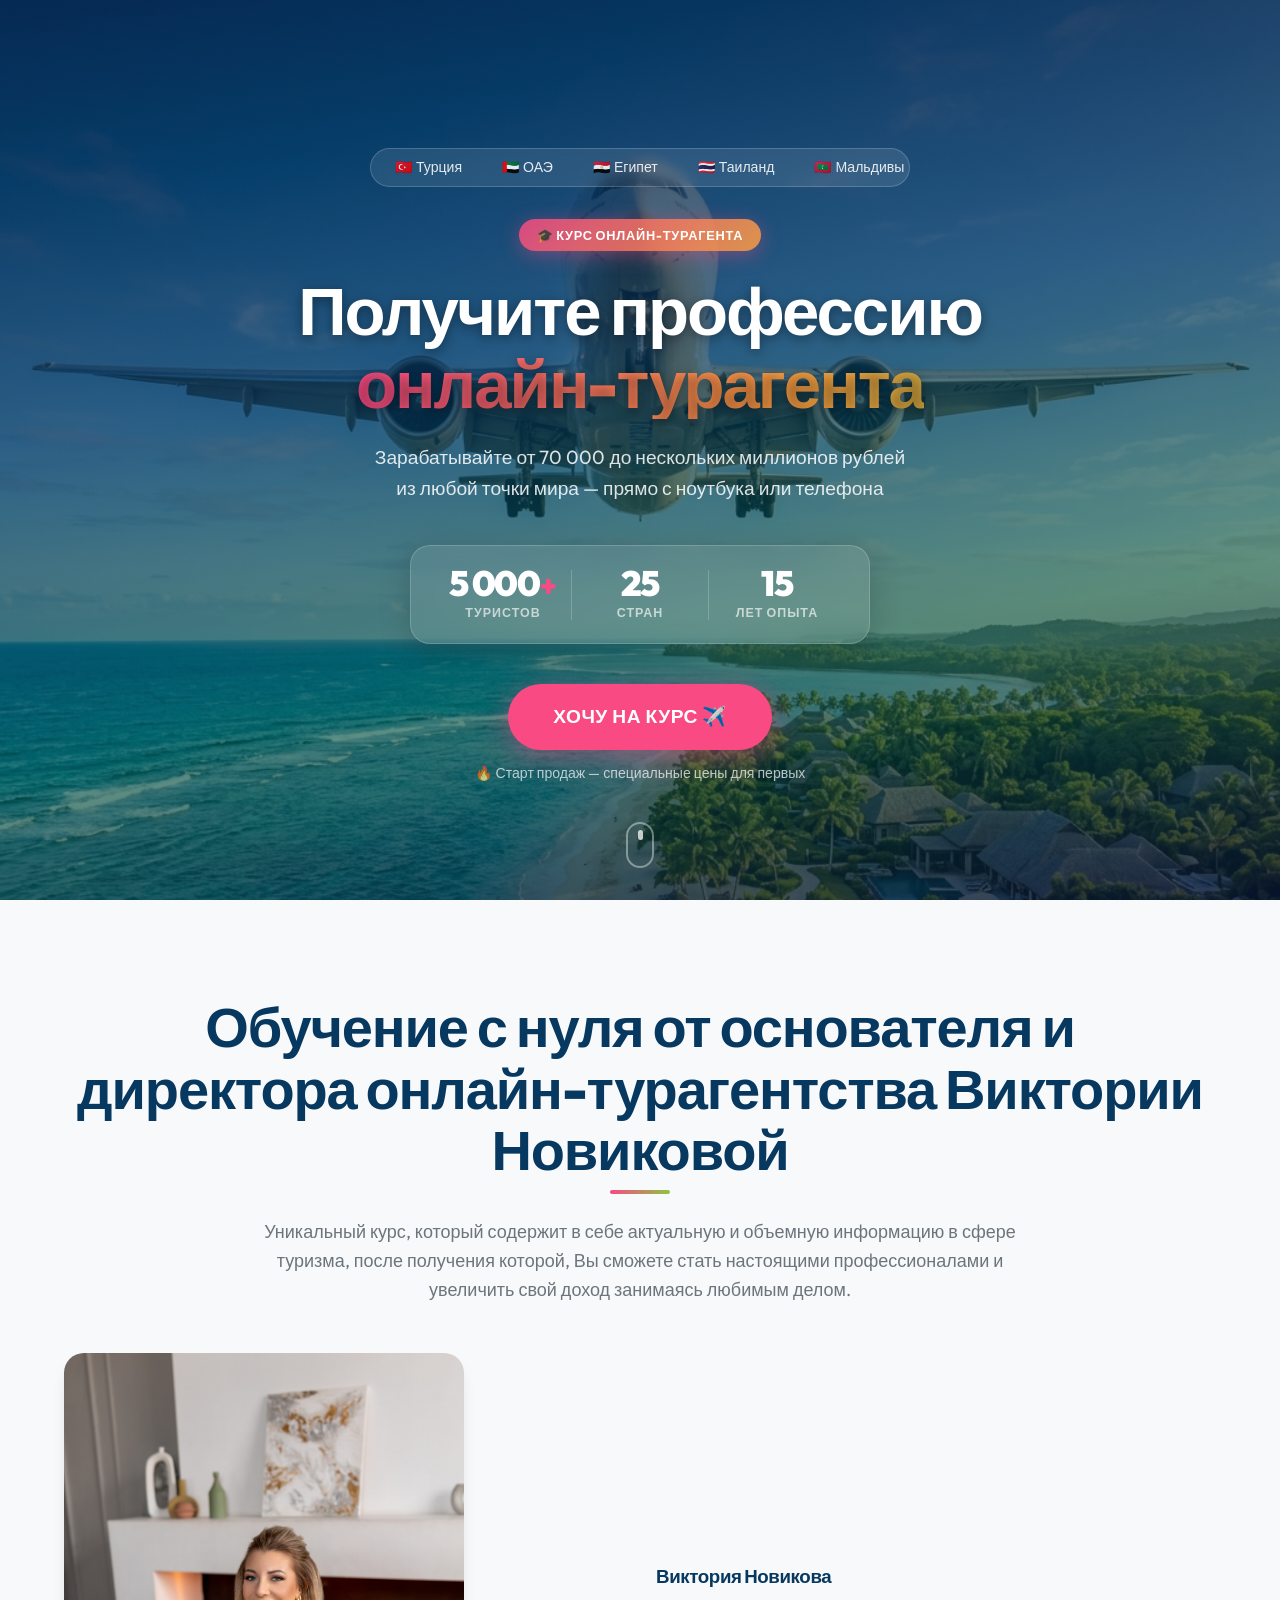
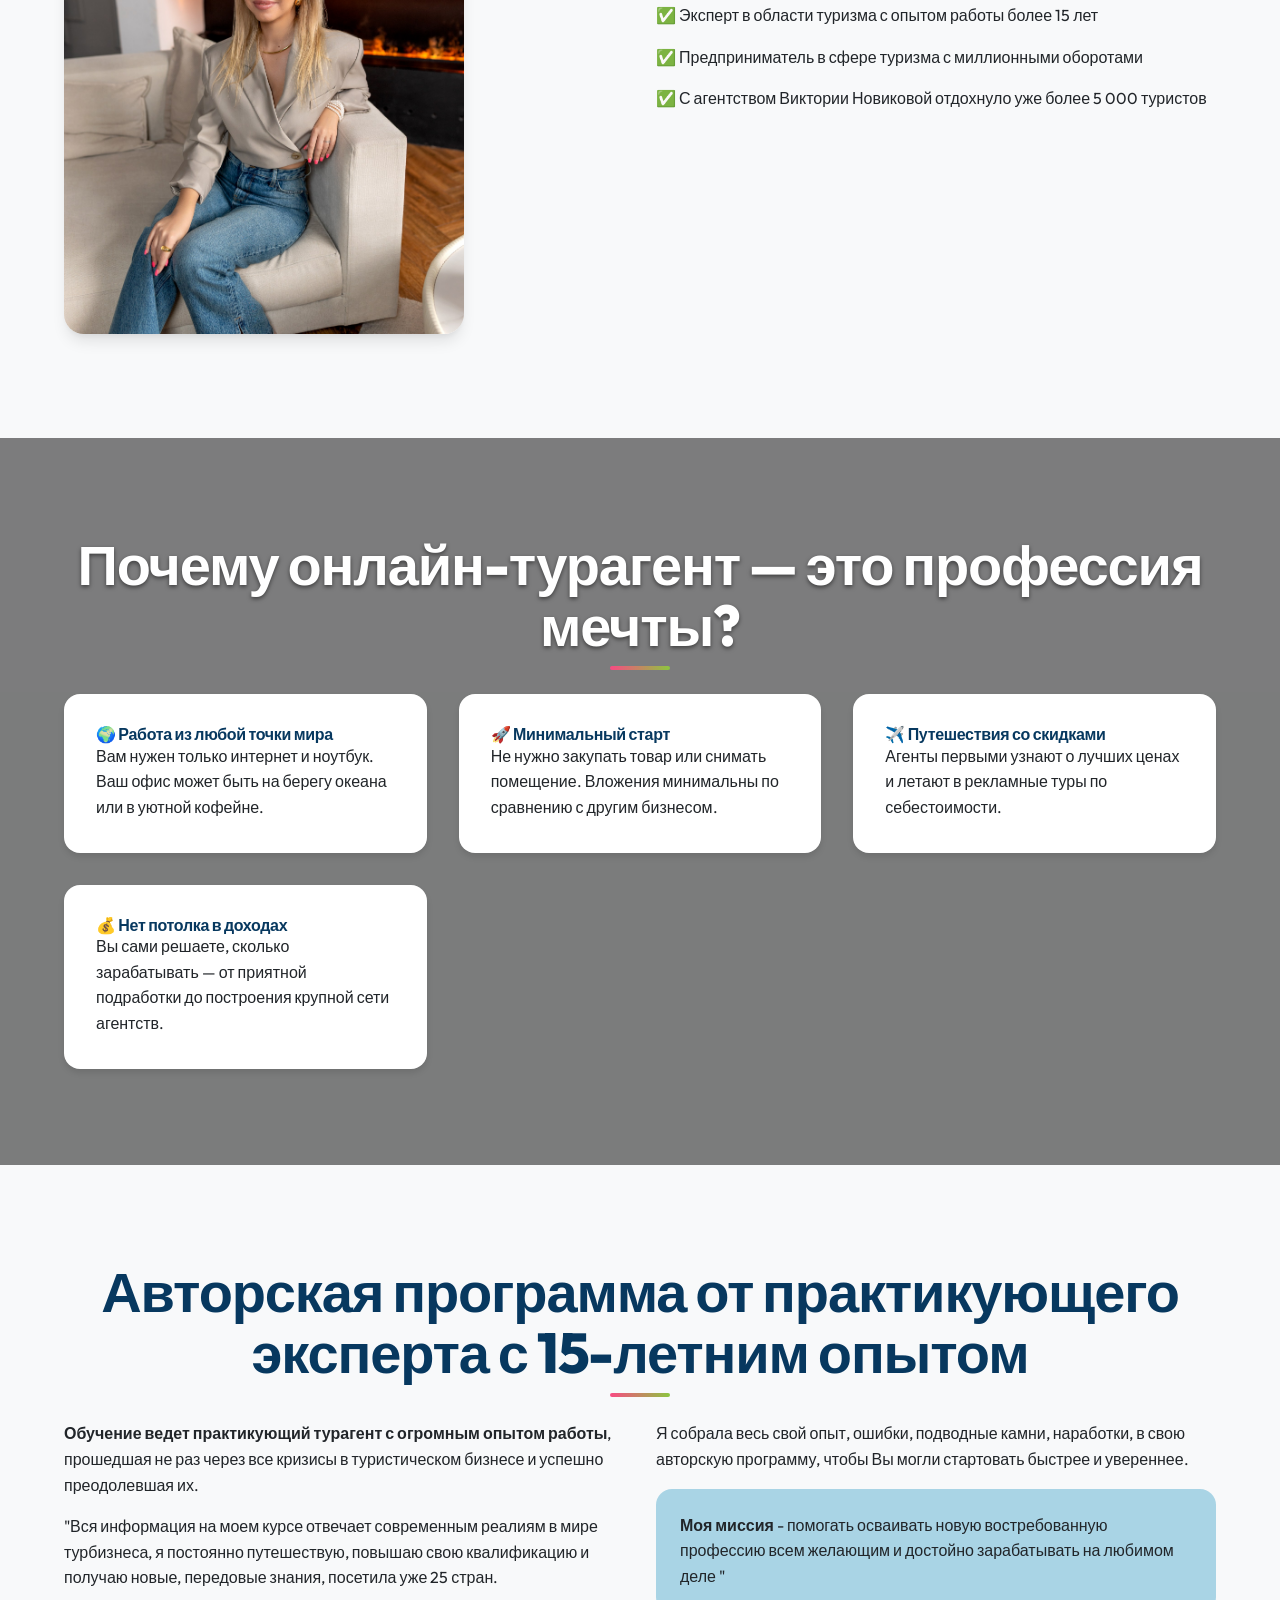
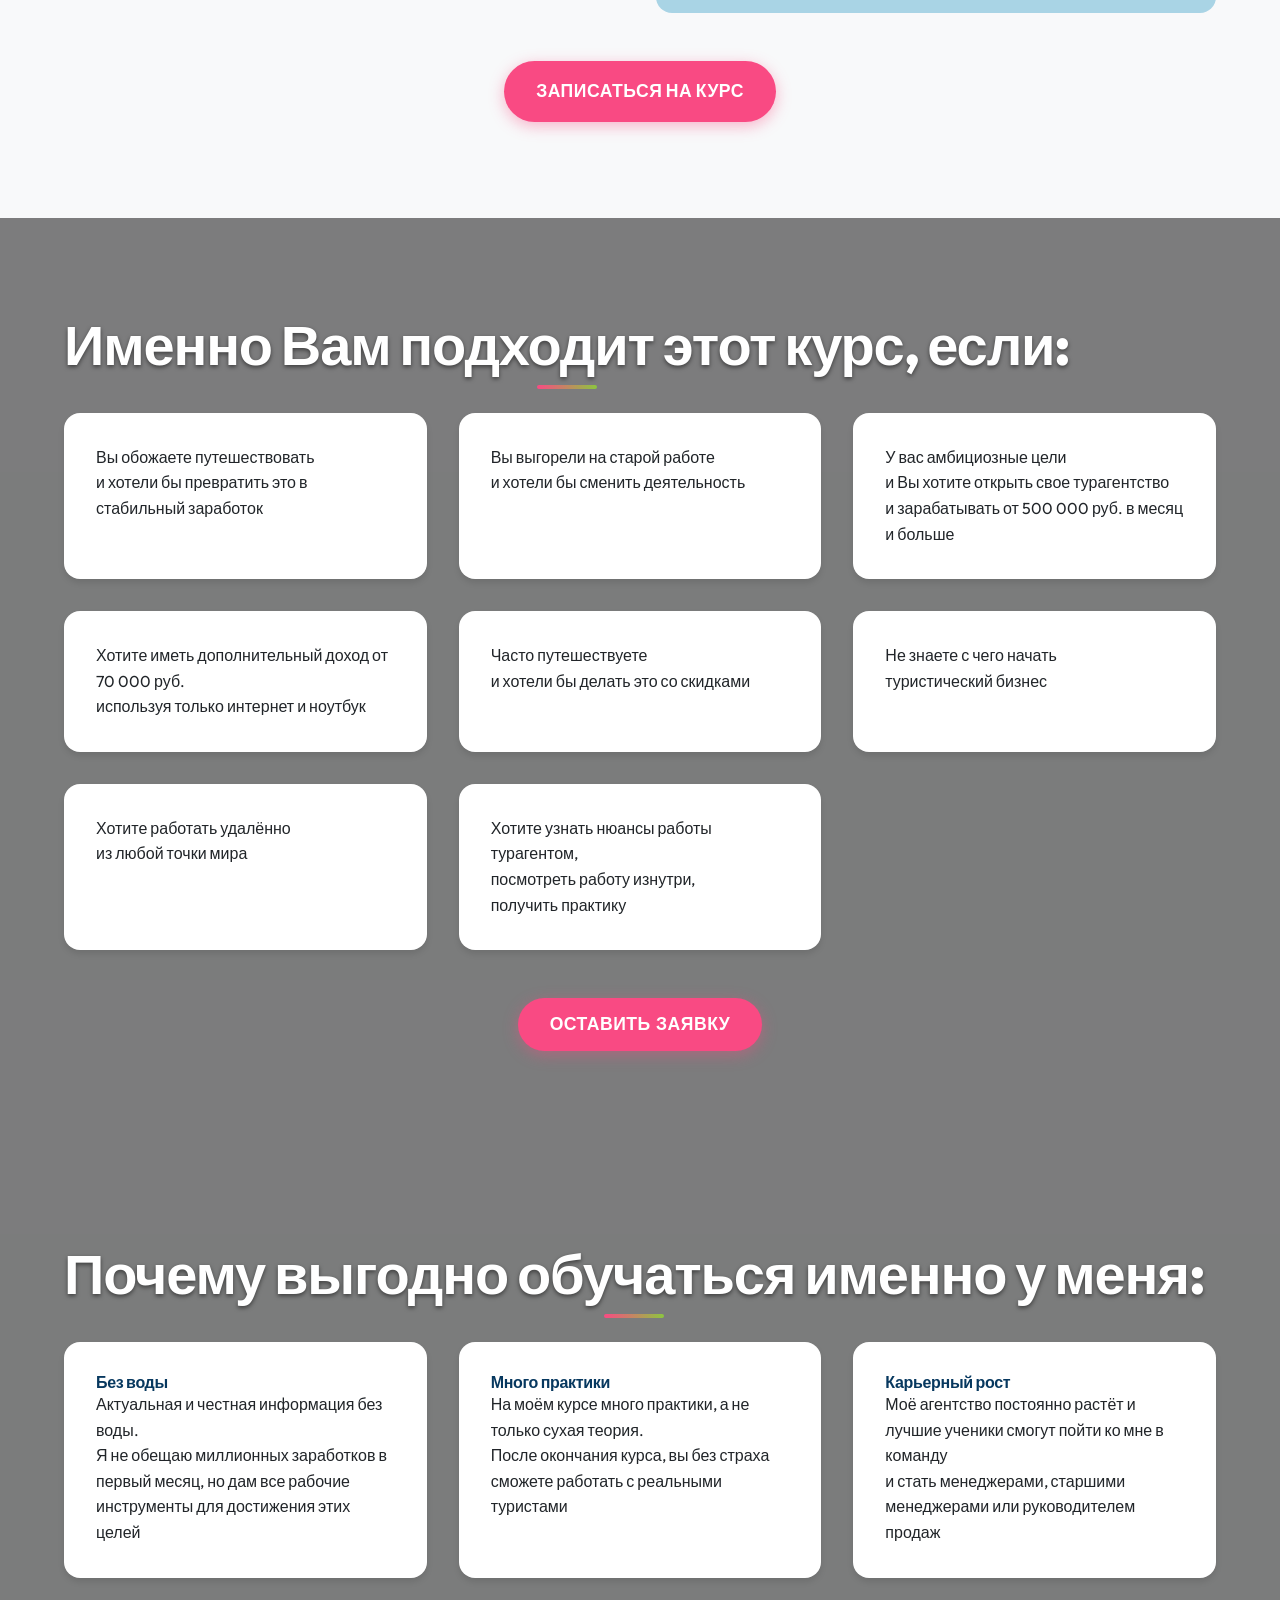
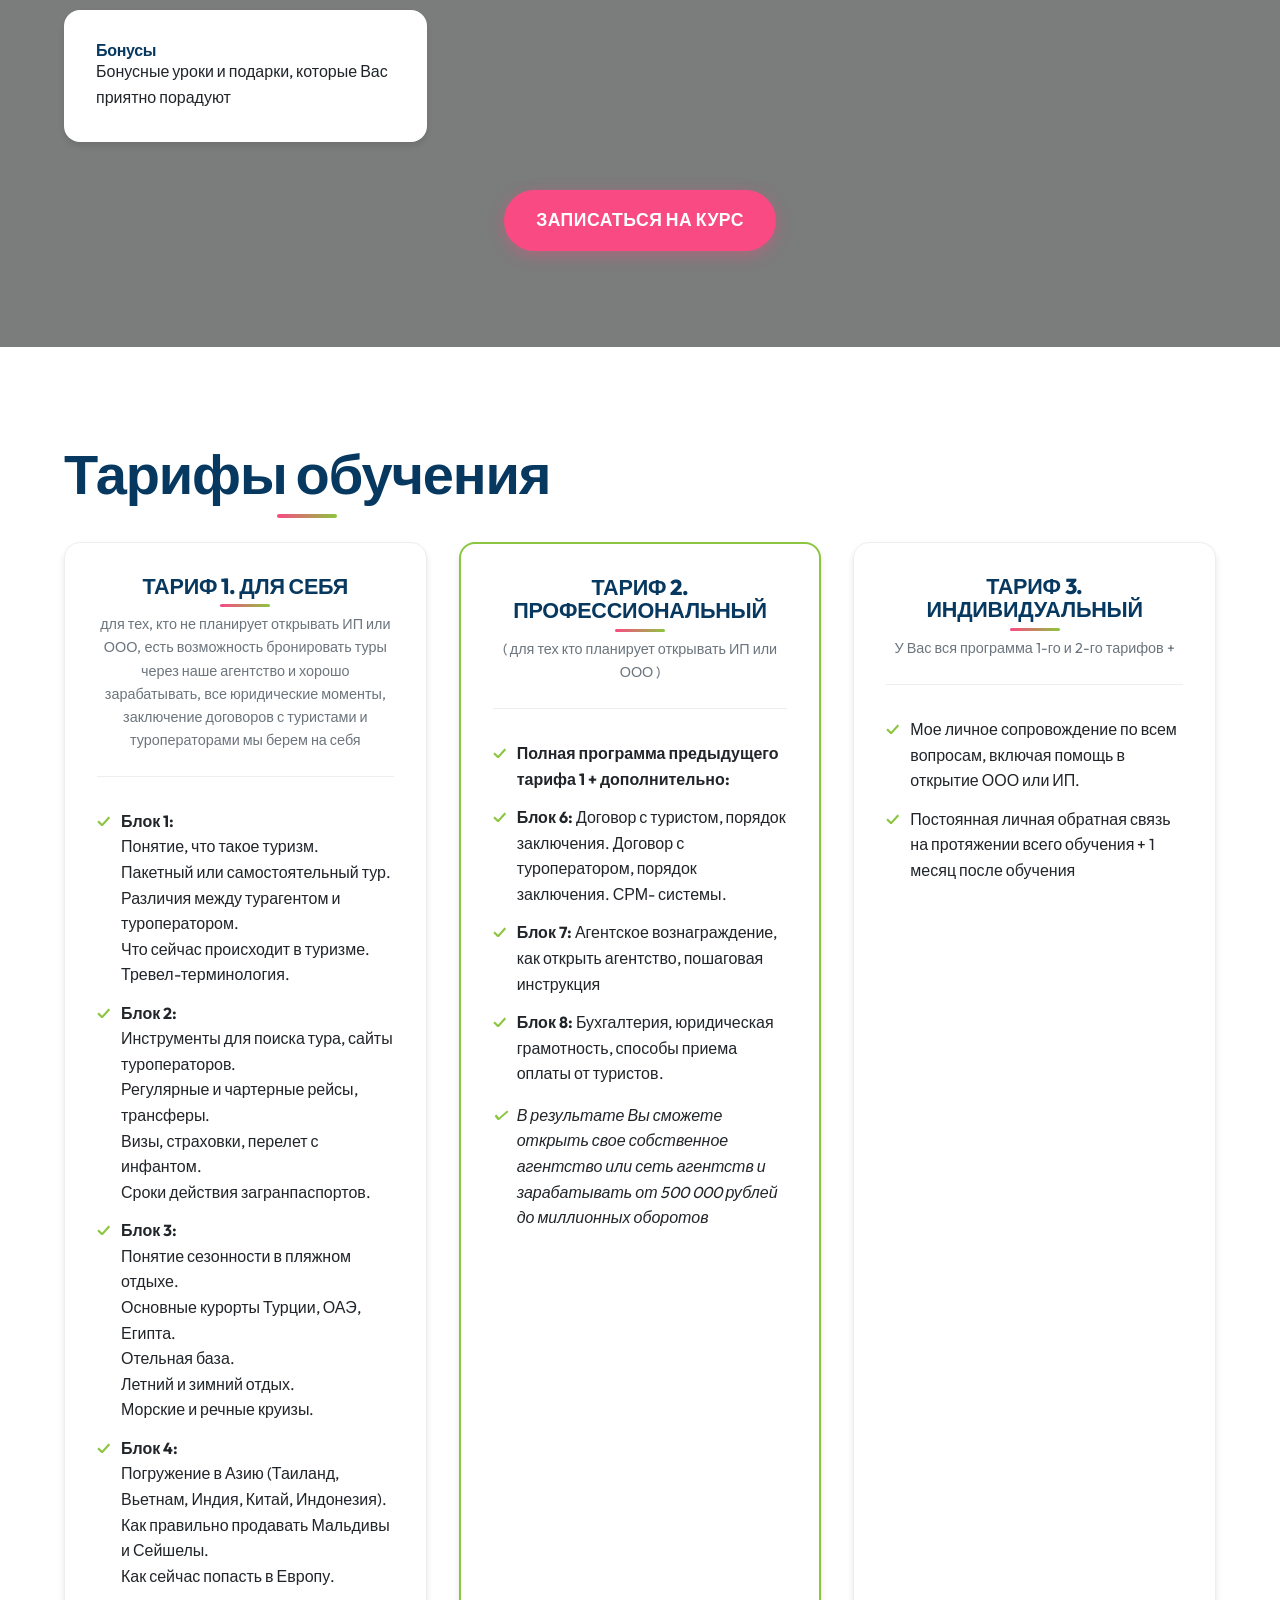
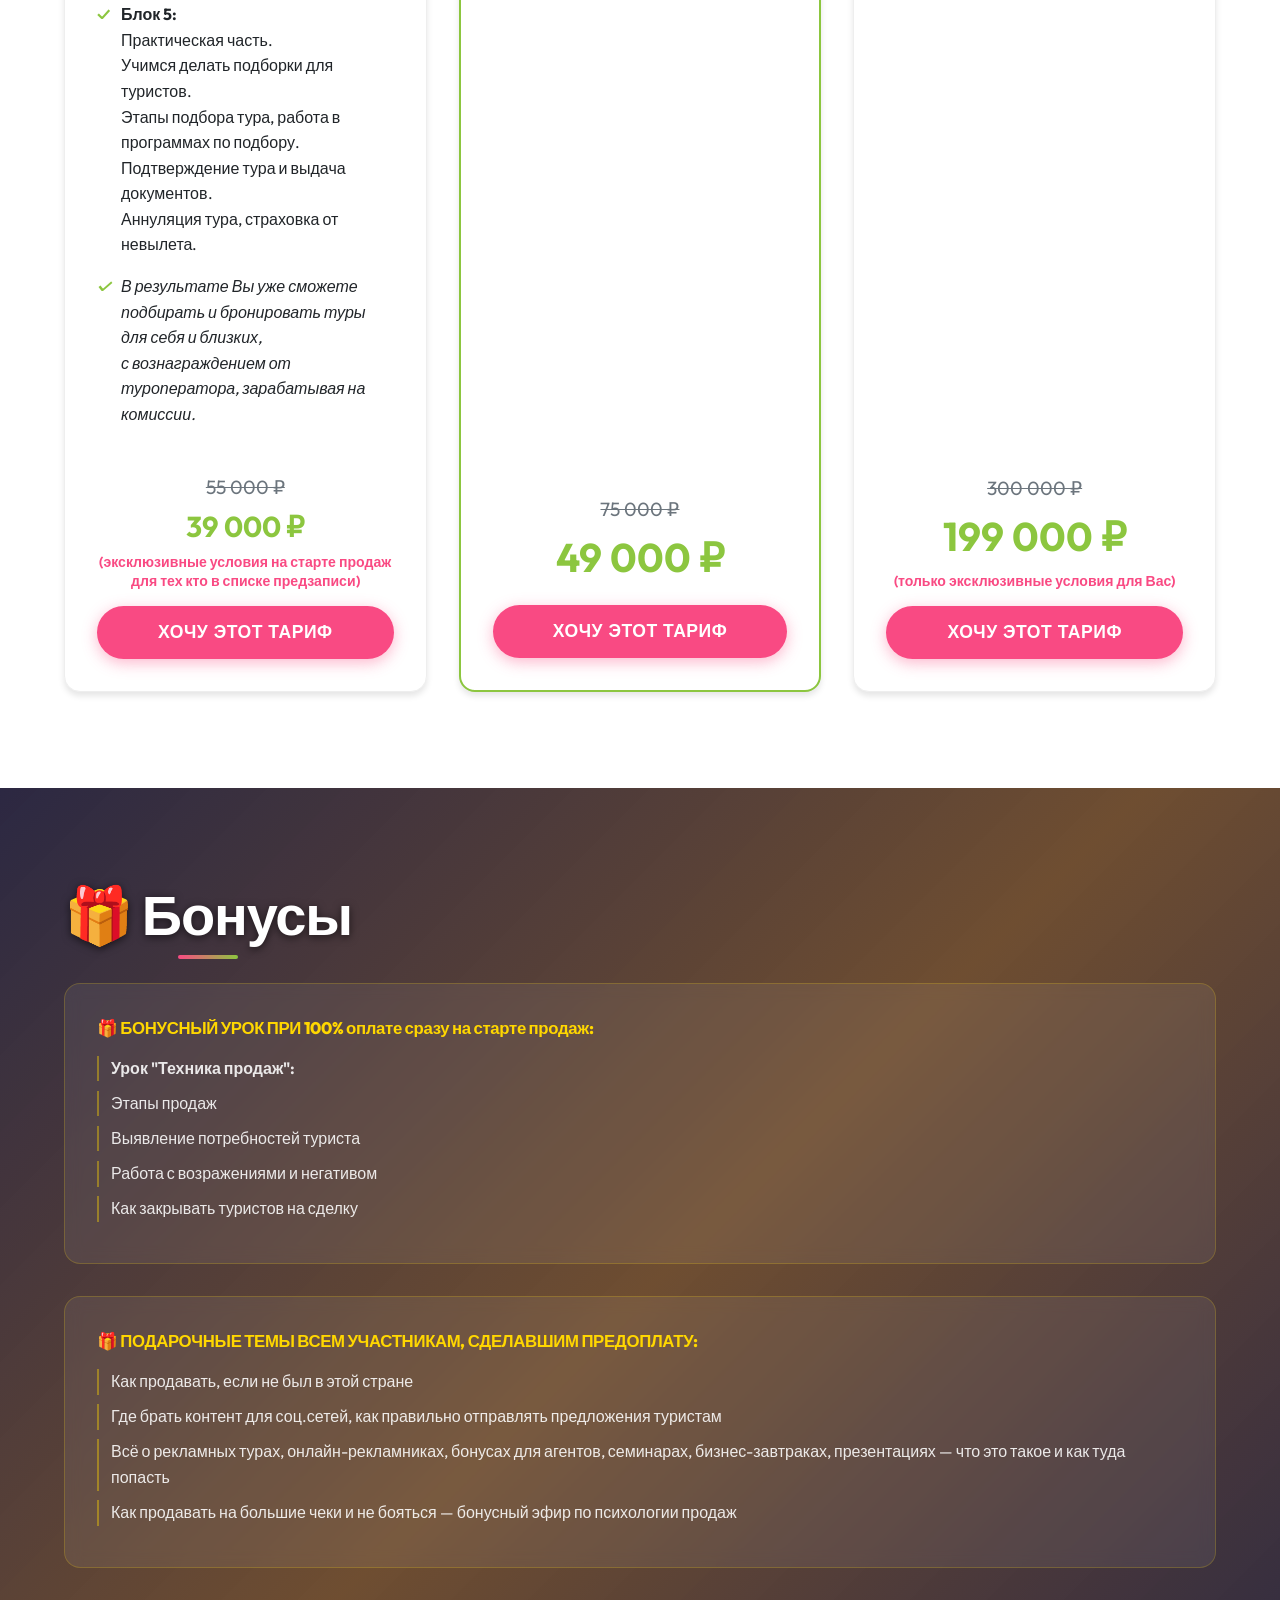
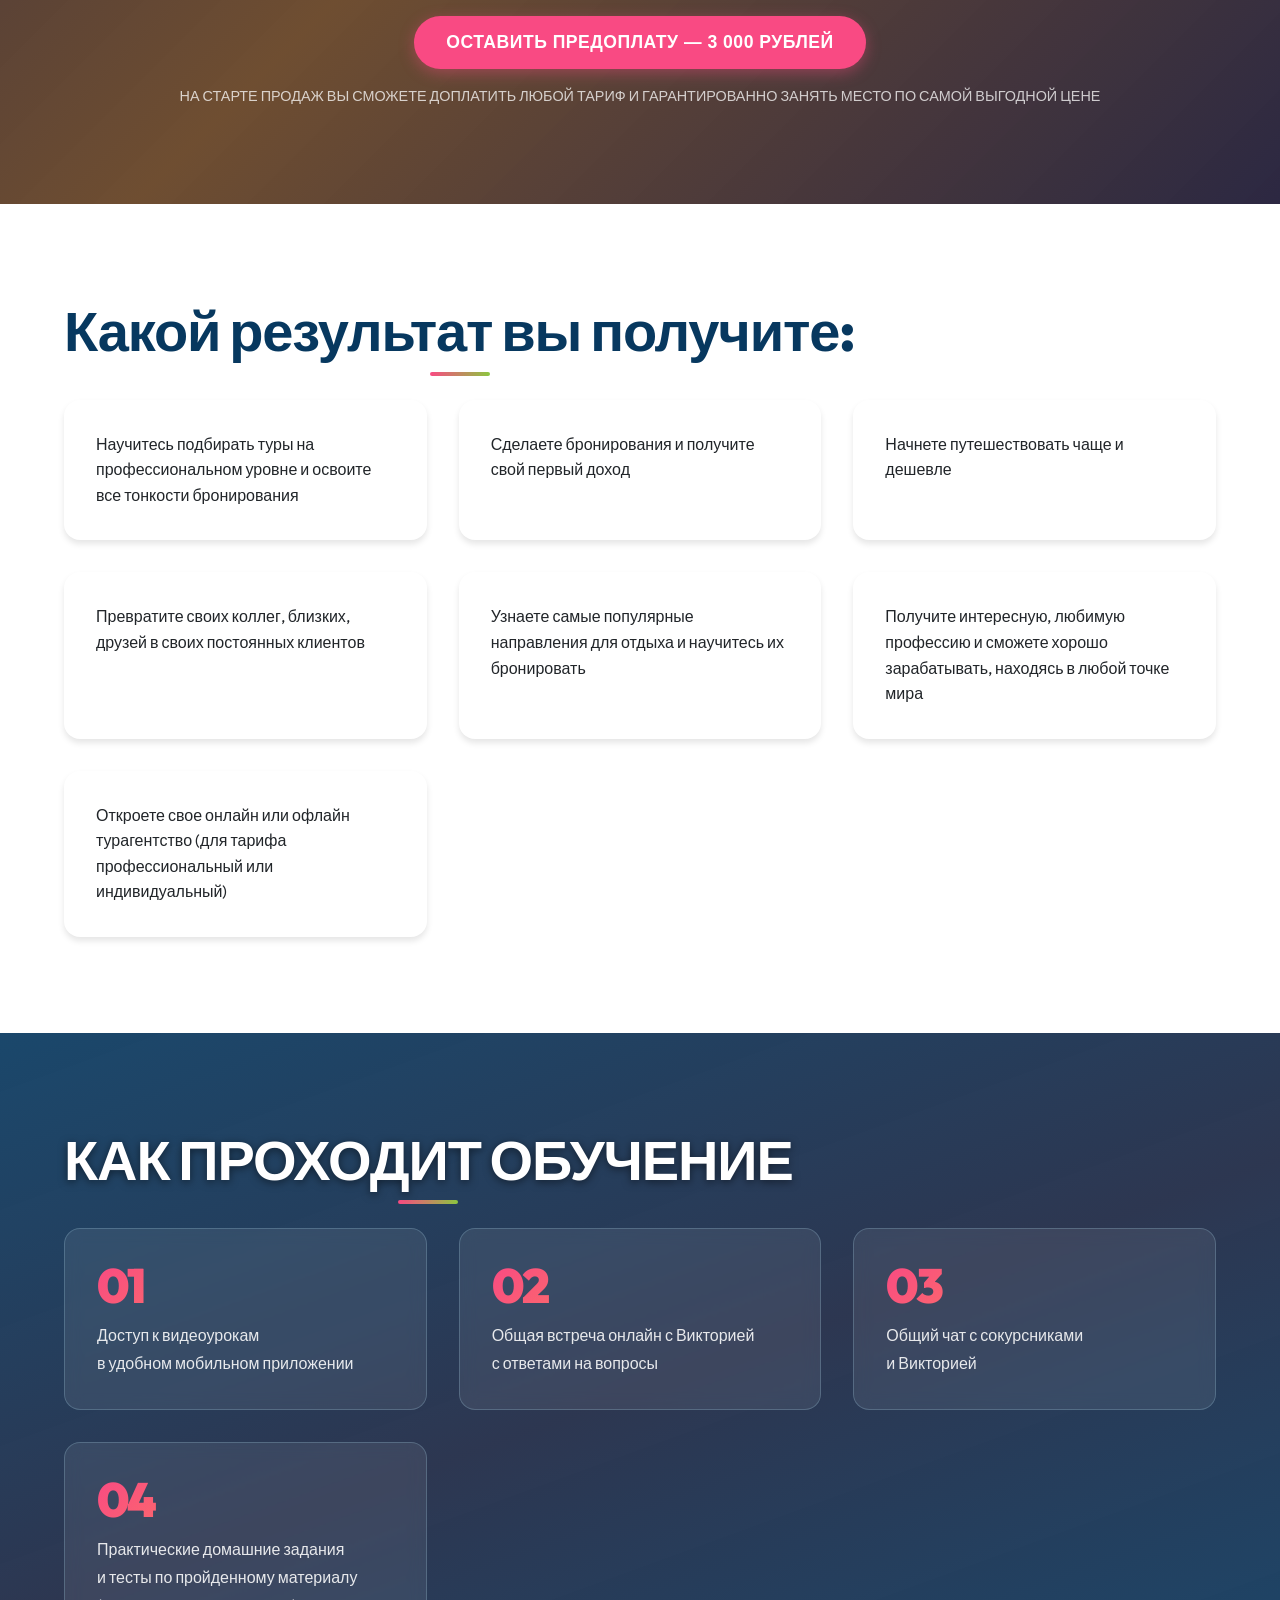
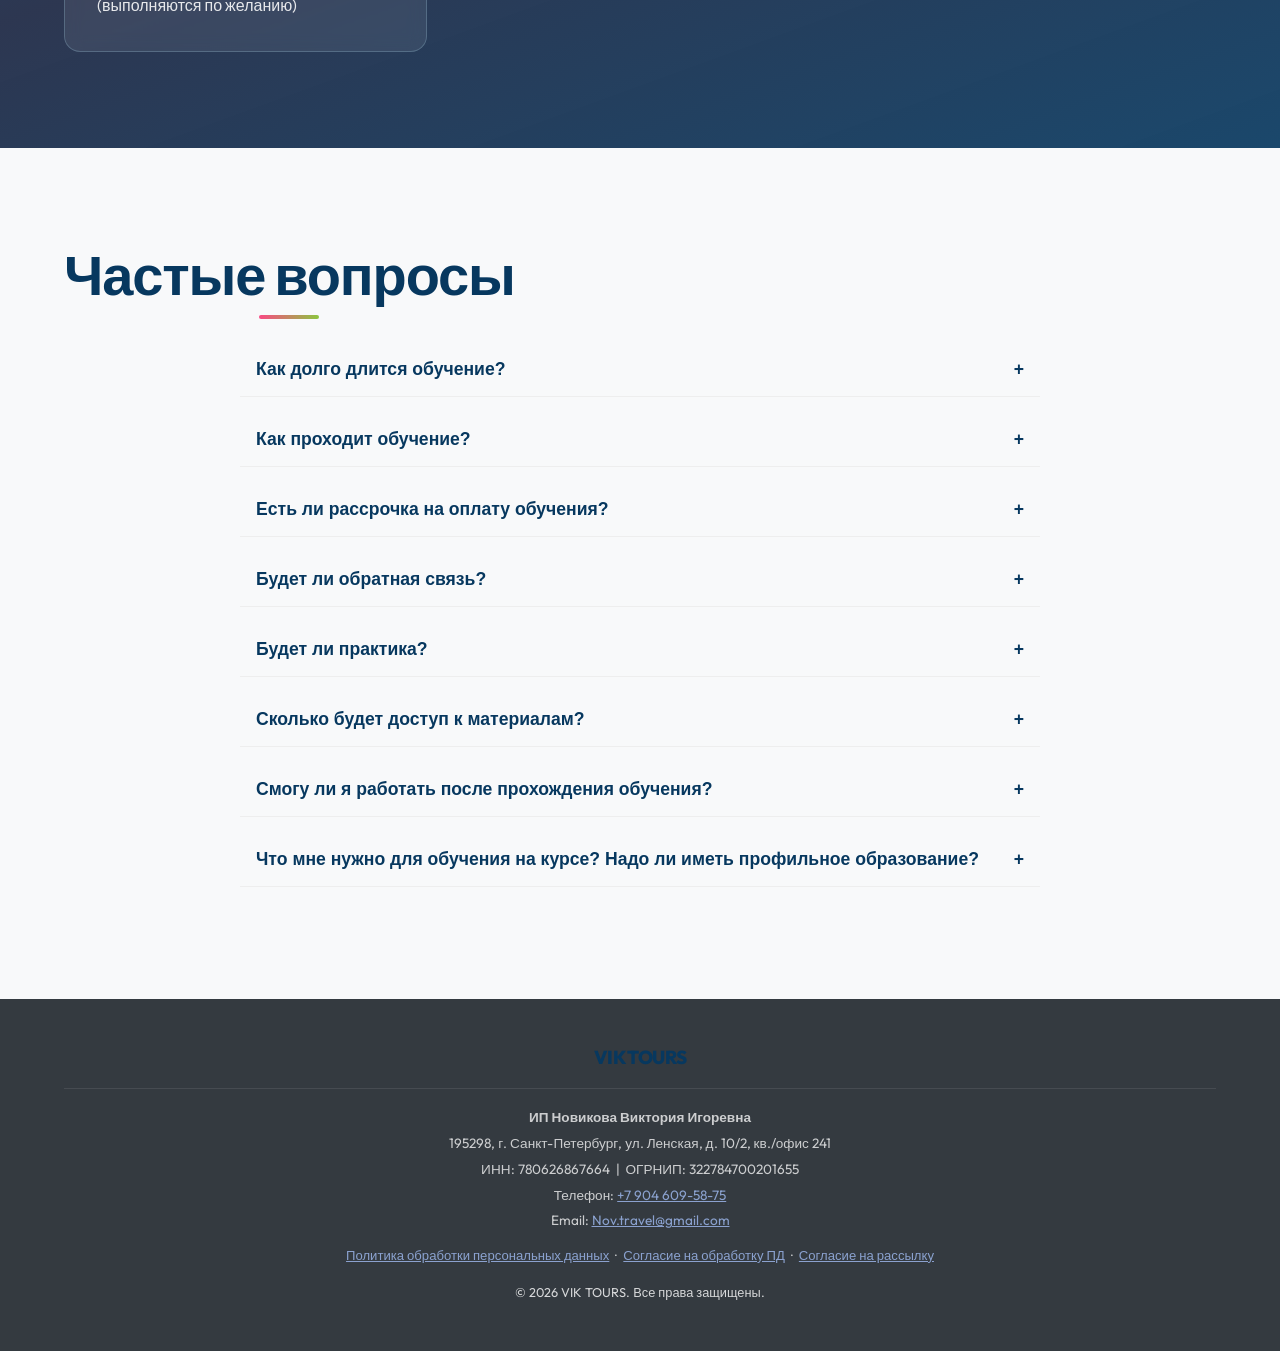
<file: index.html>
<!DOCTYPE html>
<html lang="ru">

<head>
    <meta charset="UTF-8">
    <meta name="viewport" content="width=device-width, initial-scale=1.0">
    <title>Курс Турагента VIK TOURS - Обучение с нуля</title>
    <link rel="preconnect" href="https://fonts.googleapis.com">
    <link rel="preconnect" href="https://fonts.gstatic.com" crossorigin>
    <link href="https://fonts.googleapis.com/css2?family=Outfit:wght@300;400;500;600;700;800;900&display=swap"
        rel="stylesheet">
    <link rel="stylesheet" href="style.css">

    <style>
        /* ===== Pricing h3 highlight ===== */
        .pricing-header h3 {
            font-size: 1.35rem;
            font-weight: 800;
            color: var(--primary-dark-blue);
            letter-spacing: -0.01em;
            text-transform: uppercase;
            position: relative;
            display: inline-block;
            padding-bottom: 0.4rem;
        }

        .pricing-header h3::after {
            content: '';
            display: block;
            width: 50px;
            height: 3px;
            background: linear-gradient(90deg, var(--primary-red), var(--primary-green));
            border-radius: 2px;
            margin: 0.35rem auto 0;
        }

        /* ===== Pink price note — reduced line-height ===== */
        .price-note-red {
            font-size: 0.88rem;
            color: var(--primary-red);
            line-height: 1.3;
            display: block;
            margin-top: 0.25rem;
        }

        /* ===== FOR-YOU CARDS ===== */
        .for-you-card {
            background: rgba(255, 255, 255, 0.95);
            border-radius: 16px;
            padding: 1.6rem 1.75rem;
            box-shadow: 0 8px 32px rgba(0, 0, 0, 0.12);
            transition: transform 0.3s ease, box-shadow 0.3s ease;
            border-top: 4px solid var(--primary-red);
            display: flex;
            flex-direction: column;
            gap: 0.45rem;
        }

        .for-you-card:hover {
            transform: translateY(-6px);
            box-shadow: 0 16px 40px rgba(0, 0, 0, 0.18);
        }

        .for-you-title {
            font-size: 1.05rem;
            font-weight: 700;
            color: var(--primary-dark-blue);
            line-height: 1.3;
        }

        .for-you-text {
            font-size: 0.9rem;
            color: #5a6a80;
            line-height: 1.6;
        }

        .modal-overlay {
            display: none;
            position: fixed;
            inset: 0;
            background: rgba(15, 20, 40, 0.72);
            backdrop-filter: blur(4px);
            z-index: 8000;
            align-items: center;
            justify-content: center;
            padding: 1rem;
        }

        .modal-overlay.open {
            display: flex;
        }

        .modal-box {
            background: #fff;
            border-radius: 20px;
            padding: 2.25rem 2rem;
            max-width: 520px;
            width: 100%;
            box-shadow: 0 20px 60px rgba(0, 0, 0, 0.25);
            position: relative;
            animation: modalIn 0.3s ease;
        }

        @keyframes modalIn {
            from {
                opacity: 0;
                transform: scale(0.94) translateY(16px);
            }

            to {
                opacity: 1;
                transform: scale(1) translateY(0);
            }
        }

        .modal-close {
            position: absolute;
            top: 1rem;
            right: 1.25rem;
            background: none;
            border: none;
            font-size: 1.6rem;
            line-height: 1;
            cursor: pointer;
            color: #888;
            transition: color 0.2s;
        }

        .modal-close:hover {
            color: #333;
        }

        .modal-box h3 {
            font-size: 1.25rem;
            font-weight: 700;
            color: #0f3460;
            margin-bottom: 1.25rem;
        }

        .modal-form .form-group {
            margin-bottom: 1rem;
        }

        .modal-form label {
            display: block;
            font-size: 0.85rem;
            font-weight: 600;
            margin-bottom: 0.3rem;
            color: #444;
        }

        .modal-form input[type="text"],
        .modal-form input[type="tel"],
        .modal-form input[type="email"] {
            width: 100%;
            padding: 0.65rem 0.9rem;
            border: 1.5px solid #dde3ef;
            border-radius: 8px;
            font-family: 'Outfit', sans-serif;
            font-size: 0.95rem;
            outline: none;
            transition: border-color 0.2s;
        }

        .modal-form input:focus {
            border-color: #0f3460;
        }

        /* ===== CHECKBOXES ===== */
        .consent-block {
            margin-top: 1.1rem;
            display: flex;
            flex-direction: column;
            gap: 0.75rem;
        }

        .consent-item {
            display: flex;
            align-items: flex-start;
            gap: 0.6rem;
            font-size: 0.85rem;
            line-height: 1.5;
            color: #444;
        }

        .consent-item input[type="checkbox"] {
            appearance: none;
            -webkit-appearance: none;
            width: 18px;
            height: 18px;
            min-width: 18px;
            border: 2px solid #aab5cc;
            border-radius: 4px;
            background: #fff;
            cursor: pointer;
            position: relative;
            transition: border-color 0.2s, background 0.2s;
            margin-top: 2px;
        }

        .consent-item input[type="checkbox"]:checked {
            background: #0f3460;
            border-color: #0f3460;
        }

        .consent-item input[type="checkbox"]:checked::after {
            content: '';
            position: absolute;
            left: 4px;
            top: 1px;
            width: 6px;
            height: 10px;
            border: 2px solid #fff;
            border-top: none;
            border-left: none;
            transform: rotate(45deg);
        }

        .consent-item a {
            color: #0f3460;
            text-decoration: underline;
        }

        .consent-item a:hover {
            color: #e63946;
        }

        .modal-submit {
            width: 100%;
            margin-top: 1.25rem;
            padding: 0.8rem;
            background: linear-gradient(135deg, #0f3460, #1a4a8a);
            color: #fff;
            border: none;
            border-radius: 10px;
            font-family: 'Outfit', sans-serif;
            font-size: 1rem;
            font-weight: 700;
            cursor: pointer;
            transition: opacity 0.2s, transform 0.15s;
        }

        .modal-submit:hover {
            opacity: 0.9;
            transform: scale(1.01);
        }

        .modal-submit:disabled {
            opacity: 0.45;
            cursor: not-allowed;
            transform: none;
        }

        /* ===== REVIEWS NOTICE ===== */
        .reviews-notice {
            background: #f0f4ff;
            border: 1px solid #c5d3f0;
            border-radius: 10px;
            padding: 1rem 1.25rem;
            font-size: 0.82rem;
            color: #3a4a6b;
            line-height: 1.6;
            margin-top: 1.5rem;
            max-width: 800px;
            margin-left: auto;
            margin-right: auto;
        }

        .reviews-notice strong {
            display: block;
            margin-bottom: 0.3rem;
        }

        /* ===== FOOTER LEGAL ===== */
        .footer-legal {
            margin-top: 1.25rem;
            padding-top: 1rem;
            border-top: 1px solid rgba(255, 255, 255, 0.12);
            font-size: 0.82rem;
            line-height: 1.7;
            opacity: 0.75;
        }

        .footer-legal a {
            color: #a8c5ff;
            text-decoration: underline;
        }

        .footer-legal a:hover {
            color: #fff;
        }

        .footer-requisites {
            margin-bottom: 0.6rem;
        }
    </style>
</head>

<body>



    <!-- Block 1: Hero -->
    <header class="hero hero-bg">
        <!-- Gradient overlay -->
        <div class="hero-overlay"></div>



        <!-- Animated particles -->
        <div class="hero-particles" aria-hidden="true">
            <span class="particle"></span><span class="particle"></span><span class="particle"></span>
            <span class="particle"></span><span class="particle"></span><span class="particle"></span>
            <span class="particle"></span><span class="particle"></span><span class="particle"></span>
        </div>

        <!-- Main content -->
        <div class="hero-inner" style="position: relative; z-index: 2;">

            <!-- Destinations ticker -->
            <div class="hero-ticker">
                <div class="ticker-track">
                    <span>🇹🇷 Турция</span><span>🇦🇪 ОАЭ</span><span>🇪🇬 Египет</span>
                    <span>🇹🇭 Таиланд</span><span>🇲🇻 Мальдивы</span><span>🇮🇩 Бали</span>
                    <span>🇻🇳 Вьетнам</span><span>🇮🇳 Индия</span><span>🇪🇸 Испания</span>
                    <!-- duplicate for seamless loop -->
                    <span>🇹🇷 Турция</span><span>🇦🇪 ОАЭ</span><span>🇪🇬 Египет</span>
                    <span>🇹🇭 Таиланд</span><span>🇲🇻 Мальдивы</span><span>🇮🇩 Бали</span>
                    <span>🇻🇳 Вьетнам</span><span>🇮🇳 Индия</span><span>🇪🇸 Испания</span>
                </div>
            </div>

            <div class="hero-badge">🎓 Курс онлайн-турагента </div>

            <h1 class="hero-title">
                Получите профессию<br>
                <span class="hero-highlight">онлайн-турагента</span><br>

            </h1>

            <p class="hero-sub">Зарабатывайте от 70 000 до нескольких миллионов рублей<br>из любой точки мира — прямо с
                ноутбука или телефона</p>

            <!-- Stats row -->
            <div class="hero-stats">
                <div class="hero-stat">
                    <div class="hero-stat-numrow"><span class="hstat-num" data-target="5000">0</span><span
                            class="hstat-suffix">+</span></div>
                    <span class="hstat-label">туристов</span>
                </div>

                <div class="hero-stat-divider"></div>
                <div class="hero-stat">
                    <span class="hstat-num" data-target="25">0</span>
                    <span class="hstat-label">стран</span>
                </div>
                <div class="hero-stat-divider"></div>
                <div class="hero-stat">
                    <span class="hstat-num" data-target="15">0</span>
                    <span class="hstat-label">лет опыта</span>
                </div>
            </div>

            <div class="hero-cta">
                <a href="#pricing" class="btn btn-primary btn-hero" id="heroCta">Хочу на курс ✈️</a>
                <p class="hero-cta-note">🔥 Старт продаж — специальные цены для первых</p>
            </div>
        </div>

        <!-- Scroll indicator -->
        <div class="hero-scroll" aria-hidden="true">
            <div class="scroll-dot"></div>
        </div>
    </header>

    <!-- Block 2: About Course & Founder -->
    <section class="section">
        <div class="container">
            <h2 class="section-title">Обучение с нуля от основателя и директора онлайн-турагентства Виктории Новиковой
            </h2>
            <p class="section-subtitle">Уникальный курс, который содержит в себе актуальную и объемную информацию в
                сфере туризма, после получения которой, Вы сможете стать настоящими профессионалами и увеличить свой
                доход занимаясь любимым делом.</p>

            <div class="founder-section">
                <div class="founder-image fade-in-up">
                    <img src="images/about.JPEG" alt="Виктория Новикова"
                        style="width: 100%; max-width: 400px; border-radius: 20px; box-shadow: var(--shadow-lg);">
                </div>
                <div class="founder-content fade-in-up delay-100">
                    <h3>Виктория Новикова</h3>
                    <ul style="list-style: none; margin-top: 1rem;">
                        <li style="margin-bottom: 1rem;">✅ Эксперт в области туризма с опытом работы более 15 лет</li>
                        <li style="margin-bottom: 1rem;">✅ Предприниматель в сфере туризма с миллионными оборотами</li>
                        <li style="margin-bottom: 1rem;">✅ С агентством Виктории Новиковой отдохнуло уже более 5 000
                            туристов
                        </li>
                    </ul>
                </div>
            </div>
        </div>
    </section>

    <!-- Block 3: Why Dream Job -->
    <section class="section bg-image-2" style="position: relative;">
        <div class="overlay"></div>
        <div class="container" style="position: relative; z-index: 1;">
            <h2 class="section-title" style="color: white; text-shadow: 0 2px 4px rgba(0,0,0,0.5);">Почему
                онлайн-турагент — это профессия мечты?</h2>
            <div class="grid-2">
                <div class="card fade-in-up">
                    <h4>🌍 Работа из любой точки мира</h4>
                    <p>Вам нужен только интернет и ноутбук. Ваш офис может быть на берегу океана или в уютной кофейне.
                    </p>
                </div>
                <div class="card fade-in-up delay-100">
                    <h4>🚀 Минимальный старт</h4>
                    <p>Не нужно закупать товар или снимать помещение. Вложения минимальны по сравнению с другим
                        бизнесом.</p>
                </div>
                <div class="card fade-in-up delay-200">
                    <h4>✈️ Путешествия со скидками</h4>
                    <p>Агенты первыми узнают о лучших ценах и летают в рекламные туры по себестоимости.</p>
                </div>
                <div class="card fade-in-up delay-300">
                    <h4>💰 Нет потолка в доходах</h4>
                    <p>Вы сами решаете, сколько зарабатывать — от приятной подработки до построения крупной сети
                        агентств.</p>
                </div>
            </div>
        </div>
    </section>

    <!-- Block 4: Why Choose Us -->
    <section class="section">
        <div class="container">
            <h2 class="section-title">Авторская программа от практикующего эксперта с 15-летним опытом</h2>
            <div class="grid-2">
                <div class="fade-in-up">
                    <p style="margin-bottom: 1rem;"><strong>Обучение ведет практикующий турагент с огромным опытом
                            работы</strong>, прошедшая не раз через все кризисы в туристическом бизнесе и успешно
                        преодолевшая их.</p>
                    <p style="margin-bottom: 1rem;">"Вся информация на моем курсе отвечает современным реалиям в мире
                        турбизнеса, я постоянно путешествую, повышаю свою квалификацию и получаю новые, передовые
                        знания, посетила уже 25 стран.</p>
                </div>
                <div class="fade-in-up delay-100">
                    <p style="margin-bottom: 1rem;">Я собрала весь свой опыт, ошибки, подводные камни, наработки, в свою
                        авторскую программу, чтобы Вы могли стартовать быстрее и увереннее.</p>
                    <div
                        style="background-color: var(--header-bg-light-blue); padding: 1.5rem; border-radius: 1rem; margin-top: 1rem;">
                        <strong>Моя миссия</strong> - помогать осваивать новую востребованную профессию всем желающим и
                        достойно зарабатывать на любимом деле "
                    </div>
                </div>
            </div>
            <div style="text-align: center; margin-top: 3rem;">
                <a href="#pricing" class="btn btn-primary">Записаться на курс</a>
            </div>
        </div>
    </section>

    <!-- Block 5: Is this for you? -->
    <section class="section bg-image-3" style="position: relative;">
        <div class="overlay"></div>
        <div class="container" style="position: relative; z-index: 1;">
            <h2 class="section-title" style="color: white; text-shadow: 0 2px 4px rgba(0,0,0,0.5);">Именно Вам подходит
                этот курс, если:</h2>
            <div class="grid-3">
                <div class="card fade-in-up">Вы обожаете путешествовать<br>и хотели бы превратить это в стабильный
                    заработок</div>
                <div class="card fade-in-up delay-100">Вы выгорели на старой работе<br>и хотели бы сменить деятельность
                </div>
                <div class="card fade-in-up delay-200">У вас амбициозные цели<br>и Вы хотите открыть свое
                    турагентство<br>и зарабатывать от 500 000 руб. в месяц и больше</div>
                <div class="card fade-in-up">Хотите иметь дополнительный доход от 70 000 руб.<br>используя только
                    интернет и ноутбук</div>
                <div class="card fade-in-up delay-100">Часто путешествуете<br>и хотели бы делать это со скидками</div>
                <div class="card fade-in-up delay-200">Не знаете с чего начать<br>туристический бизнес</div>
                <div class="card fade-in-up">Хотите работать удалённо<br>из любой точки мира</div>
                <div class="card fade-in-up delay-100">Хотите узнать нюансы работы турагентом,<br>посмотреть работу
                    изнутри,<br>получить практику</div>
            </div>
            <div style="text-align: center; margin-top: 3rem;">
                <button class="btn btn-primary" onclick="openModal('Оставить заявку')">Оставить заявку</button>
            </div>
        </div>
    </section>

    <!-- Block 6: Why Profitable -->
    <section class="section bg-image-4" style="position: relative;">
        <div class="overlay"></div>
        <div class="container" style="position: relative; z-index: 1;">
            <h2 class="section-title" style="color: white; text-shadow: 0 2px 4px rgba(0,0,0,0.5);">Почему выгодно
                обучаться именно у меня:</h2>
            <div class="grid-2">
                <div class="card fade-in-up">
                    <h4>Без воды</h4>
                    <p>Актуальная и честная информация без воды.<br>Я не обещаю миллионных заработков в первый месяц, но
                        дам все рабочие инструменты для достижения этих целей</p>
                </div>
                <div class="card fade-in-up delay-100">
                    <h4>Много практики</h4>
                    <p>На моём курсе много практики, а не только сухая теория.<br>После окончания курса, вы без страха
                        сможете работать с реальными туристами</p>
                </div>
                <div class="card fade-in-up delay-200">
                    <h4>Карьерный рост</h4>
                    <p>Моё агентство постоянно растёт и лучшие ученики смогут пойти ко мне в команду<br>и стать
                        менеджерами, старшими менеджерами или руководителем продаж</p>
                </div>
                <div class="card fade-in-up delay-300">
                    <h4>Бонусы</h4>
                    <p>Бонусные уроки и подарки, которые Вас приятно порадуют</p>
                </div>
            </div>
            <div style="text-align: center; margin-top: 3rem;">
                <a href="#pricing" class="btn btn-primary">Записаться на курс</a>
            </div>
        </div>
    </section>

    <!-- Block 7, 8, 9: Pricing -->
    <section id="pricing" class="section" style="background-color: var(--white);">
        <div class="container">
            <h2 class="section-title">Тарифы обучения</h2>
            <div class="grid-3">
                <!-- Tariff 1 -->
                <div class="card pricing-card fade-in-up">
                    <div class="pricing-header">
                        <h3>Тариф 1. Для себя</h3>
                        <p style="font-size: 0.9rem; color: var(--text-secondary); margin-bottom: 0.5rem;">для тех, кто
                            не планирует открывать ИП или ООО, есть возможность бронировать туры через наше агентство и
                            хорошо зарабатывать, все юридические моменты, заключение договоров с туристами и
                            туроператорами мы берем на себя</p>
                    </div>
                    <ul class="pricing-features">
                        <li><strong>Блок 1:</strong><br>Понятие, что такое туризм.<br>Пакетный или самостоятельный
                            тур.<br>Различия между турагентом и туроператором.<br>Что сейчас происходит в
                            туризме.<br>Тревел-терминология.</li>
                        <li><strong>Блок 2:</strong><br>Инструменты для поиска тура, сайты туроператоров.<br>Регулярные
                            и чартерные рейсы, трансферы.<br>Визы, страховки, перелет с инфантом.<br>Сроки действия
                            загранпаспортов.</li>
                        <li><strong>Блок 3:</strong><br>Понятие сезонности в пляжном отдыхе.<br>Основные курорты Турции,
                            ОАЭ, Египта.<br>Отельная база.<br>Летний и зимний отдых.<br>Морские и речные круизы.</li>
                        <li><strong>Блок 4:</strong><br>Погружение в Азию (Таиланд, Вьетнам, Индия, Китай,
                            Индонезия).<br>Как правильно продавать Мальдивы и Сейшелы.<br>Как сейчас попасть в Европу.
                        </li>
                        <li><strong>Блок 5:</strong><br>Практическая часть.<br>Учимся делать подборки для
                            туристов.<br>Этапы подбора тура, работа в программах по подбору.<br>Подтверждение тура и
                            выдача документов.<br>Аннуляция тура, страховка от невылета.</li>
                        <li style="margin-top: 1rem; font-style: italic;">В результате Вы уже сможете подбирать и
                            бронировать туры для себя и близких,<br>с вознаграждением от туроператора, зарабатывая на
                            комиссии.</li>
                    </ul>
                    <div style="text-align: center; margin-top: auto; margin-bottom: 1rem;">
                        <p class="old-price">55 000 ₽</p>
                        <p class="price" style="font-size: 1.8rem;">39 000 ₽
                            <span class="price-note-red">(эксклюзивные условия на старте продаж для тех кто в списке
                                предзаписи)</span>
                        </p>
                    </div>
                    <button class="btn btn-primary" onclick="openModal('Тариф 1 — Для себя')">Хочу этот тариф</button>
                </div>

                <!-- Tariff 2 -->
                <div class="card pricing-card fade-in-up delay-100" style="border: 2px solid var(--primary-green);">
                    <div class="pricing-header">
                        <h3>Тариф 2. Профессиональный</h3>
                        <p style="font-size: 0.9rem; color: var(--text-secondary); margin-bottom: 0.5rem;">( для тех кто
                            планирует открывать ИП или ООО )</p>
                    </div>
                    <ul class="pricing-features">
                        <li><strong>Полная программа предыдущего тарифа 1 + дополнительно:</strong></li>
                        <li><strong>Блок 6:</strong> Договор с туристом, порядок заключения. Договор с туроператором,
                            порядок заключения. СРМ- системы.</li>
                        <li><strong>Блок 7:</strong> Агентское вознаграждение, как открыть агентство, пошаговая
                            инструкция</li>
                        <li><strong>Блок 8:</strong> Бухгалтерия, юридическая грамотность, способы приема оплаты от
                            туристов.</li>
                        <li style="margin-top: 1rem; font-style: italic;">В результате Вы сможете открыть свое
                            собственное агентство или сеть агентств и зарабатывать от 500 000 рублей до миллионных
                            оборотов</li>
                    </ul>
                    <div style="text-align: center; margin-top: auto; margin-bottom: 1rem;">
                        <p class="old-price">75 000 ₽</p>
                        <p class="price">49 000 ₽</p>
                    </div>
                    <button class="btn btn-primary" onclick="openModal('Тариф 2 — Профессиональный')">Хочу этот
                        тариф</button>
                </div>

                <!-- Tariff 3 -->
                <div class="card pricing-card fade-in-up delay-200">
                    <div class="pricing-header">
                        <h3>Тариф 3. ИНДИВИДУАЛЬНЫЙ</h3>
                        <p style="font-size: 0.9rem; color: var(--text-secondary); margin-bottom: 0.5rem;">У Вас вся
                            программа 1-го и 2-го тарифов +</p>
                    </div>
                    <ul class="pricing-features">
                        <li>Мое личное сопровождение по всем вопросам, включая помощь в открытие ООО или ИП.</li>
                        <li>Постоянная личная обратная связь на протяжении всего обучения + 1 месяц после обучения</li>
                    </ul>
                    <div style="text-align: center; margin-top: auto; margin-bottom: 1rem;">
                        <p class="old-price">300 000 ₽</p>
                        <p class="price">199 000 ₽
                            <span class="price-note-red">(только эксклюзивные условия для Вас)</span>
                        </p>
                    </div>
                    <button class="btn btn-primary" onclick="openModal('Тариф 3 — Индивидуальный')">Хочу этот
                        тариф</button>
                </div>
            </div>
    </section>

    <!-- Block 10: Bonuses -->
    <section class="section bonuses-parallax" style="position: relative;">
        <div class="bonuses-overlay"></div>
        <div class="container" style="position: relative; z-index: 1;">
            <h2 class="section-title" style="color: white; text-shadow: 0 2px 8px rgba(0,0,0,0.6);">🎁 Бонусы</h2>
            <div class="bonus-card-dark fade-in-up" style="margin-bottom: 2rem;">
                <h3>🎁 БОНУСНЫЙ УРОК ПРИ 100% оплате сразу на старте продаж:</h3>
                <p><strong>Урок "Техника продаж":</strong></p>
                <p>Этапы продаж</p>
                <p>Выявление потребностей туриста</p>
                <p>Работа с возражениями и негативом</p>
                <p>Как закрывать туристов на сделку</p>
            </div>
            <div class="bonus-card-dark fade-in-up delay-100">
                <h3>🎁 ПОДАРОЧНЫЕ ТЕМЫ ВСЕМ УЧАСТНИКАМ, СДЕЛАВШИМ ПРЕДОПЛАТУ:</h3>
                <p>Как продавать, если не был в этой стране</p>
                <p>Где брать контент для соц.сетей, как правильно отправлять предложения туристам</p>
                <p>Всё о рекламных турах, онлайн-рекламниках, бонусах для агентов, семинарах, бизнес-завтраках,
                    презентациях — что это такое и как туда попасть</p>
                <p>Как продавать на большие чеки и не бояться — бонусный эфир по психологии продаж</p>
            </div>
            <div style="text-align: center; margin-top: 3rem;">
                <button class="btn btn-primary" onclick="openPrepayModal()">Оставить предоплату — 3 000 рублей</button>
                <p style="margin-top: 1rem; font-size: 0.9rem; color: rgba(255,255,255,0.75);">НА СТАРТЕ ПРОДАЖ ВЫ
                    СМОЖЕТЕ ДОПЛАТИТЬ ЛЮБОЙ ТАРИФ И ГАРАНТИРОВАННО ЗАНЯТЬ МЕСТО ПО САМОЙ ВЫГОДНОЙ ЦЕНЕ</p>
            </div>
        </div>
    </section>

    <!-- Results -->
    <section class="section" style="background-color: var(--white);">
        <div class="container">
            <h2 class="section-title">Какой результат вы получите:</h2>
            <div class="grid-3">
                <div class="card fade-in-up">Научитесь подбирать туры на профессиональном уровне и освоите все тонкости
                    бронирования</div>
                <div class="card fade-in-up">Сделаете бронирования и получите свой первый доход</div>
                <div class="card fade-in-up">Начнете путешествовать чаще и дешевле</div>
                <div class="card fade-in-up">Превратите своих коллег, близких, друзей в своих постоянных клиентов</div>
                <div class="card fade-in-up">Узнаете самые популярные направления для отдыха и научитесь их бронировать
                </div>
                <div class="card fade-in-up">Получите интересную, любимую профессию и сможете хорошо зарабатывать,
                    находясь в любой точке мира</div>
                <div class="card fade-in-up">Откроете свое онлайн или офлайн турагентство (для тарифа профессиональный
                    или индивидуальный)</div>
            </div>
        </div>
    </section>

    <!-- Block 11: How it works -->
    <section class="section how-works-section" style="position: relative;">
        <div class="how-works-overlay"></div>
        <div class="container" style="position: relative; z-index: 1;">
            <h2 class="section-title" style="color: white; text-shadow: 0 2px 8px rgba(0,0,0,0.5);">КАК ПРОХОДИТ
                ОБУЧЕНИЕ</h2>
            <div class="grid-2">
                <div class="how-card fade-in-up">
                    <div class="how-num">01</div>
                    <p>Доступ к видеоурокам
                        в удобном мобильном приложении
                        </p>
                </div>
                <div class="how-card fade-in-up delay-100">
                    <div class="how-num">02</div>
                    <p>Общая встреча онлайн с Викторией
                        с ответами на вопросы</p>
                </div>
                <div class="how-card fade-in-up delay-200">
                    <div class="how-num">03</div>
                    <p>Общий чат с сокурсниками
                        и Викторией</p>
                </div>
                <div class="how-card fade-in-up delay-300">
                    <div class="how-num">04</div>
                    <p>Практические домашние задания
                        и тесты по пройденному материалу
                        (выполняются по желанию)</p>
                </div>
            </div>
        </div>
    </section>



    <!-- Block 13: FAQ -->
    <section class="section">
        <div class="container">
            <h2 class="section-title">Частые вопросы</h2>
            <div style="max-width: 800px; margin: 0 auto;">
                <div class="accordion-item fade-in-up">
                    <button class="accordion-header">Как долго длится обучение? <span>+</span></button>
                    <div class="accordion-content">
                        1 тариф - полтора месяца (6 недель), 2 тариф - два месяца (8 недель), индивидуальный тариф - два
                        месяца (8 недель) + 1 дополнительный месяц индивидуального сопровождения.
                    </div>
                </div>
                <div class="accordion-item fade-in-up">
                    <button class="accordion-header">Как проходит обучение? <span>+</span></button>
                    <div class="accordion-content">
                        Обучение проходит в онлайн-формате. Вы можете учиться из любой точки мира в удобное для вас
                        время. На базе удобного мобильного приложения.
                    </div>
                </div>
                <div class="accordion-item fade-in-up">
                    <button class="accordion-header">Есть ли рассрочка на оплату обучения? <span>+</span></button>
                    <div class="accordion-content">
                        Да, конечно. Есть рассрочка от банков и есть внутренняя рассрочка без участия банков.
                    </div>
                </div>
                <div class="accordion-item fade-in-up">
                    <button class="accordion-header">Будет ли обратная связь? <span>+</span></button>
                    <div class="accordion-content">
                        Да, у нас будет общий чат с обратной связью для всех тарифов. Также запланирован эфир с ответами
                        на вопросы.
                    </div>
                </div>
                <div class="accordion-item fade-in-up">
                    <button class="accordion-header">Будет ли практика? <span>+</span></button>
                    <div class="accordion-content">
                        Да, несомненно. У Вас будут практические домашние задания, с их проверкой и тесты по пройденному
                        обучению.
                    </div>
                </div>
                <div class="accordion-item fade-in-up">
                    <button class="accordion-header">Сколько будет доступ к материалам? <span>+</span></button>
                    <div class="accordion-content">
                        Еще 6 месяцев после окончания обучения, чтобы вы могли вернуться к урокам, если что-то забыли.
                        Далее можно будет продлить доступ по специальным условиям.
                    </div>
                </div>
                <div class="accordion-item fade-in-up">
                    <button class="accordion-header">Смогу ли я работать после прохождения обучения?
                        <span>+</span></button>
                    <div class="accordion-content">
                        Да, Вы получите всю основную базу для работы турагентом и начнете работать с первыми клиентами.
                    </div>
                </div>
                <div class="accordion-item fade-in-up">
                    <button class="accordion-header">Что мне нужно для обучения на курсе? Надо ли иметь профильное
                        образование? <span>+</span></button>
                    <div class="accordion-content">
                        Вам не нужно высшее образование или образование в сфере продаж. Вы можете начать обучение с
                        любым уровнем знаний, мы обо всем расскажем: что за профессия, принципы работы туроператора и
                        турагента, обучим продажам с нуля и другим аспектам работы менеджера по туризму.
                    </div>
                </div>
            </div>
        </div>
    </section>

    <!-- Modal Overlay — Заявка -->
    <div class="modal-overlay" id="modalOverlay" role="dialog" aria-modal="true" aria-labelledby="modalTitle">
        <div class="modal-box">
            <button class="modal-close" onclick="closeModal()" aria-label="Закрыть">&times;</button>
            <h3 id="modalTitle">Оставить заявку</h3>
            <form class="modal-form" id="modalForm" novalidate>
                <input type="hidden" name="tariff" id="modalTariffField" value="">
                <div class="form-group">
                    <label for="modalName">Ваше имя *</label>
                    <input type="text" id="modalName" name="name" placeholder="Иван Иванов" required>
                </div>
                <div class="form-group">
                    <label for="modalPhone">Телефон *</label>
                    <input type="tel" id="modalPhone" name="phone" placeholder="+7 900 000-00-00" required>
                </div>
                <div class="form-group">
                    <label for="modalEmail">Email</label>
                    <input type="email" id="modalEmail" name="email" placeholder="example@mail.ru">
                </div>
                <div class="consent-block">
                    <label class="consent-item">
                        <input type="checkbox" id="consentProcessing" required>
                        <span>Я согласен (<a href="consent-processing.html" target="_blank">текст согласия</a>) с
                            обработкой моих персональных данных в соответствии с политикой (<a
                                href="privacy-policy.html" target="_blank">текст политики</a>) обработки персональных
                            данных</span>
                    </label>
                    <label class="consent-item">
                        <input type="checkbox" id="consentMailing">
                        <span>Даю согласие (<a href="consent-mailing.html" target="_blank">текст согласия</a>) на
                            получение информационных и маркетинговых материалов (вы в любой момент можете отказаться от
                            получения писем путём направления отказа на эл. почту компании)</span>
                    </label>
                </div>
                <button type="submit" class="modal-submit" id="modalSubmitBtn">Отправить заявку</button>
                <div id="modalMsg" style="margin-top:1rem; text-align:center; font-size:0.9rem; display:none;"></div>
            </form>
        </div>
    </div>

    <!-- Modal Overlay — Предоплата -->
    <div class="modal-overlay" id="prepayModalOverlay" role="dialog" aria-modal="true"
        aria-labelledby="prepayModalTitle">
        <div class="modal-box">
            <button class="modal-close" onclick="closePrepayModal()" aria-label="Закрыть">&times;</button>
            <h3 id="prepayModalTitle">Предоплата — 3 000 рублей</h3>
            <p style="font-size:0.88rem; color:#555; margin-bottom:1rem; line-height:1.5;">Перед переходом к оплате,
                пожалуйста, подтвердите своё согласие.</p>
            <div class="consent-block">
                <label class="consent-item">
                    <input type="checkbox" id="prepayConsentProcessing">
                    <span>Я согласен (<a href="consent-processing.html" target="_blank">текст согласия</a>) с обработкой
                        моих персональных данных в соответствии с политикой (<a href="privacy-policy.html"
                            target="_blank">текст политики</a>) обработки персональных данных</span>
                </label>
                <label class="consent-item">
                    <input type="checkbox" id="prepayConsentMailing">
                    <span>Даю согласие (<a href="consent-mailing.html" target="_blank">текст согласия</a>) на получение
                        информационных и маркетинговых материалов (вы в любой момент можете отказаться от получения
                        писем путём направления отказа на эл. почту компании)</span>
                </label>
            </div>
            <button class="modal-submit" id="prepaySubmitBtn" onclick="proceedToPrepay()"
                style="margin-top:1.25rem;">Перейти к оплате</button>
            <div id="prepayMsg"
                style="margin-top:0.75rem; text-align:center; font-size:0.88rem; color:#c0392b; display:none;">
                Необходимо подтвердить согласие на обработку персональных данных.</div>
        </div>
    </div>

    <!-- Block 14: Footer -->
    <footer>
        <div class="container">
            <h3>VIK TOURS</h3>
            <div class="footer-legal">
                <div class="footer-requisites">
                    <strong>ИП Новикова Виктория Игоревна</strong><br>
                    195298, г. Санкт-Петербург, ул. Ленская, д. 10/2, кв./офис 241<br>
                    ИНН: 780626867664 &nbsp;|&nbsp; ОГРНИП: 322784700201655<br>
                    Телефон: <a href="tel:+79046095875">+7 904 609-58-75</a><br>
                    Email: <a href="mailto:Nov.travel@gmail.com">Nov.travel@gmail.com</a>
                </div>
                <a href="privacy-policy.html">Политика обработки персональных данных</a>
                &nbsp;·&nbsp;
                <a href="consent-processing.html">Согласие на обработку ПД</a>
                &nbsp;·&nbsp;
                <a href="consent-mailing.html">Согласие на рассылку</a>
            </div>
            <p style="margin-top: 1rem; font-size: 0.8rem;">&copy; 2026 VIK TOURS. Все права защищены.</p>
        </div>
    </footer>

    <script>
        // ===== ACCORDION =====
        const accordions = document.querySelectorAll('.accordion-header');
        accordions.forEach(acc => {
            acc.addEventListener('click', function () {
                this.parentElement.classList.toggle('active');
                const span = this.querySelector('span');
                span.textContent = this.parentElement.classList.contains('active') ? '-' : '+';
            });
        });

        // ===== SCROLL ANIMATION =====
        const observerOptions = { threshold: 0.1 };
        const observer = new IntersectionObserver((entries) => {
            entries.forEach(entry => {
                if (entry.isIntersecting) {
                    entry.target.style.animationPlayState = 'running';
                    observer.unobserve(entry.target);
                }
            });
        }, observerOptions);
        document.querySelectorAll('.fade-in-up').forEach(el => {
            el.style.animationPlayState = 'paused';
            observer.observe(el);
        });

        // ===== MODAL (заявка) =====
        const overlay = document.getElementById('modalOverlay');
        const modalForm = document.getElementById('modalForm');
        const modalMsg = document.getElementById('modalMsg');
        const submitBtn = document.getElementById('modalSubmitBtn');

        function openModal(tariffName) {
            document.getElementById('modalTitle').textContent = tariffName || 'Оставить заявку';
            document.getElementById('modalTariffField').value = tariffName || '';
            modalForm.reset();
            modalMsg.style.display = 'none';
            submitBtn.disabled = false;
            submitBtn.textContent = 'Отправить заявку';
            overlay.classList.add('open');
            document.body.style.overflow = 'hidden';
        }

        function closeModal() {
            overlay.classList.remove('open');
            document.body.style.overflow = '';
        }

        overlay.addEventListener('click', function (e) {
            if (e.target === overlay) closeModal();
        });

        // ===== MODAL (предоплата) =====
        const prepayOverlay = document.getElementById('prepayModalOverlay');

        function openPrepayModal() {
            document.getElementById('prepayConsentProcessing').checked = false;
            document.getElementById('prepayConsentMailing').checked = false;
            document.getElementById('prepayMsg').style.display = 'none';
            prepayOverlay.classList.add('open');
            document.body.style.overflow = 'hidden';
        }

        function closePrepayModal() {
            prepayOverlay.classList.remove('open');
            document.body.style.overflow = '';
        }

        prepayOverlay.addEventListener('click', function (e) {
            if (e.target === prepayOverlay) closePrepayModal();
        });

        function proceedToPrepay() {
            const consent = document.getElementById('prepayConsentProcessing').checked;
            if (!consent) {
                document.getElementById('prepayMsg').style.display = 'block';
                return;
            }
            closePrepayModal();
            window.open('https://checkout.tochka.com/a1b0c8a6-1786-4913-8e76-108668b2412d', '_blank');
        }

        // Close on Escape
        document.addEventListener('keydown', function (e) {
            if (e.key === 'Escape') { closeModal(); closePrepayModal(); }
        });

        // ===== FORMSPREE SUBMIT =====
        modalForm.addEventListener('submit', async function (e) {
            e.preventDefault();

            const name = document.getElementById('modalName').value.trim();
            const phone = document.getElementById('modalPhone').value.trim();
            const consent = document.getElementById('consentProcessing').checked;

            if (!name) { showMsg('Пожалуйста, введите ваше имя.', 'error'); return; }
            if (!phone) { showMsg('Пожалуйста, введите телефон.', 'error'); return; }
            if (!consent) { showMsg('Необходимо дать согласие на обработку персональных данных.', 'error'); return; }

            submitBtn.disabled = true;
            submitBtn.textContent = 'Отправка...';
            modalMsg.style.display = 'none';

            const formData = new FormData(modalForm);

            try {
                const response = await fetch('https://formspree.io/f/mjgpywpe', {
                    method: 'POST',
                    body: formData,
                    headers: { 'Accept': 'application/json' }
                });

                if (response.ok) {
                    showMsg('✅ Заявка отправлена! Мы свяжемся с вами в ближайшее время.', 'success');
                    modalForm.reset();
                    submitBtn.textContent = 'Заявка отправлена';
                } else {
                    const data = await response.json();
                    const errText = data.errors ? data.errors.map(e => e.message).join(', ') : 'Ошибка отправки.';
                    showMsg('❌ ' + errText, 'error');
                    submitBtn.disabled = false;
                    submitBtn.textContent = 'Отправить заявку';
                }
            } catch (err) {
                showMsg('❌ Не удалось отправить заявку. Проверьте интернет-соединение.', 'error');
                submitBtn.disabled = false;
                submitBtn.textContent = 'Отправить заявку';
            }
        });

        function showMsg(text, type) {
            modalMsg.textContent = text;
            modalMsg.style.color = type === 'success' ? '#1a7a4a' : '#c0392b';
            modalMsg.style.display = 'block';
        }

        // ===== HERO STATS COUNTER =====
        function animateCounter(el, target, duration) {
            let start = 0;
            const step = Math.ceil(target / (duration / 16));
            const timer = setInterval(() => {
                start += step;
                if (start >= target) { start = target; clearInterval(timer); }
                el.textContent = start.toLocaleString('ru-RU');
            }, 16);
        }
        (function initCounters() {
            const nums = document.querySelectorAll('.hstat-num');
            nums.forEach(el => {
                const target = parseInt(el.dataset.target, 10);
                setTimeout(() => animateCounter(el, target, 1800), 400);
            });
        })();
    </script>

</body>

</html>
</file>
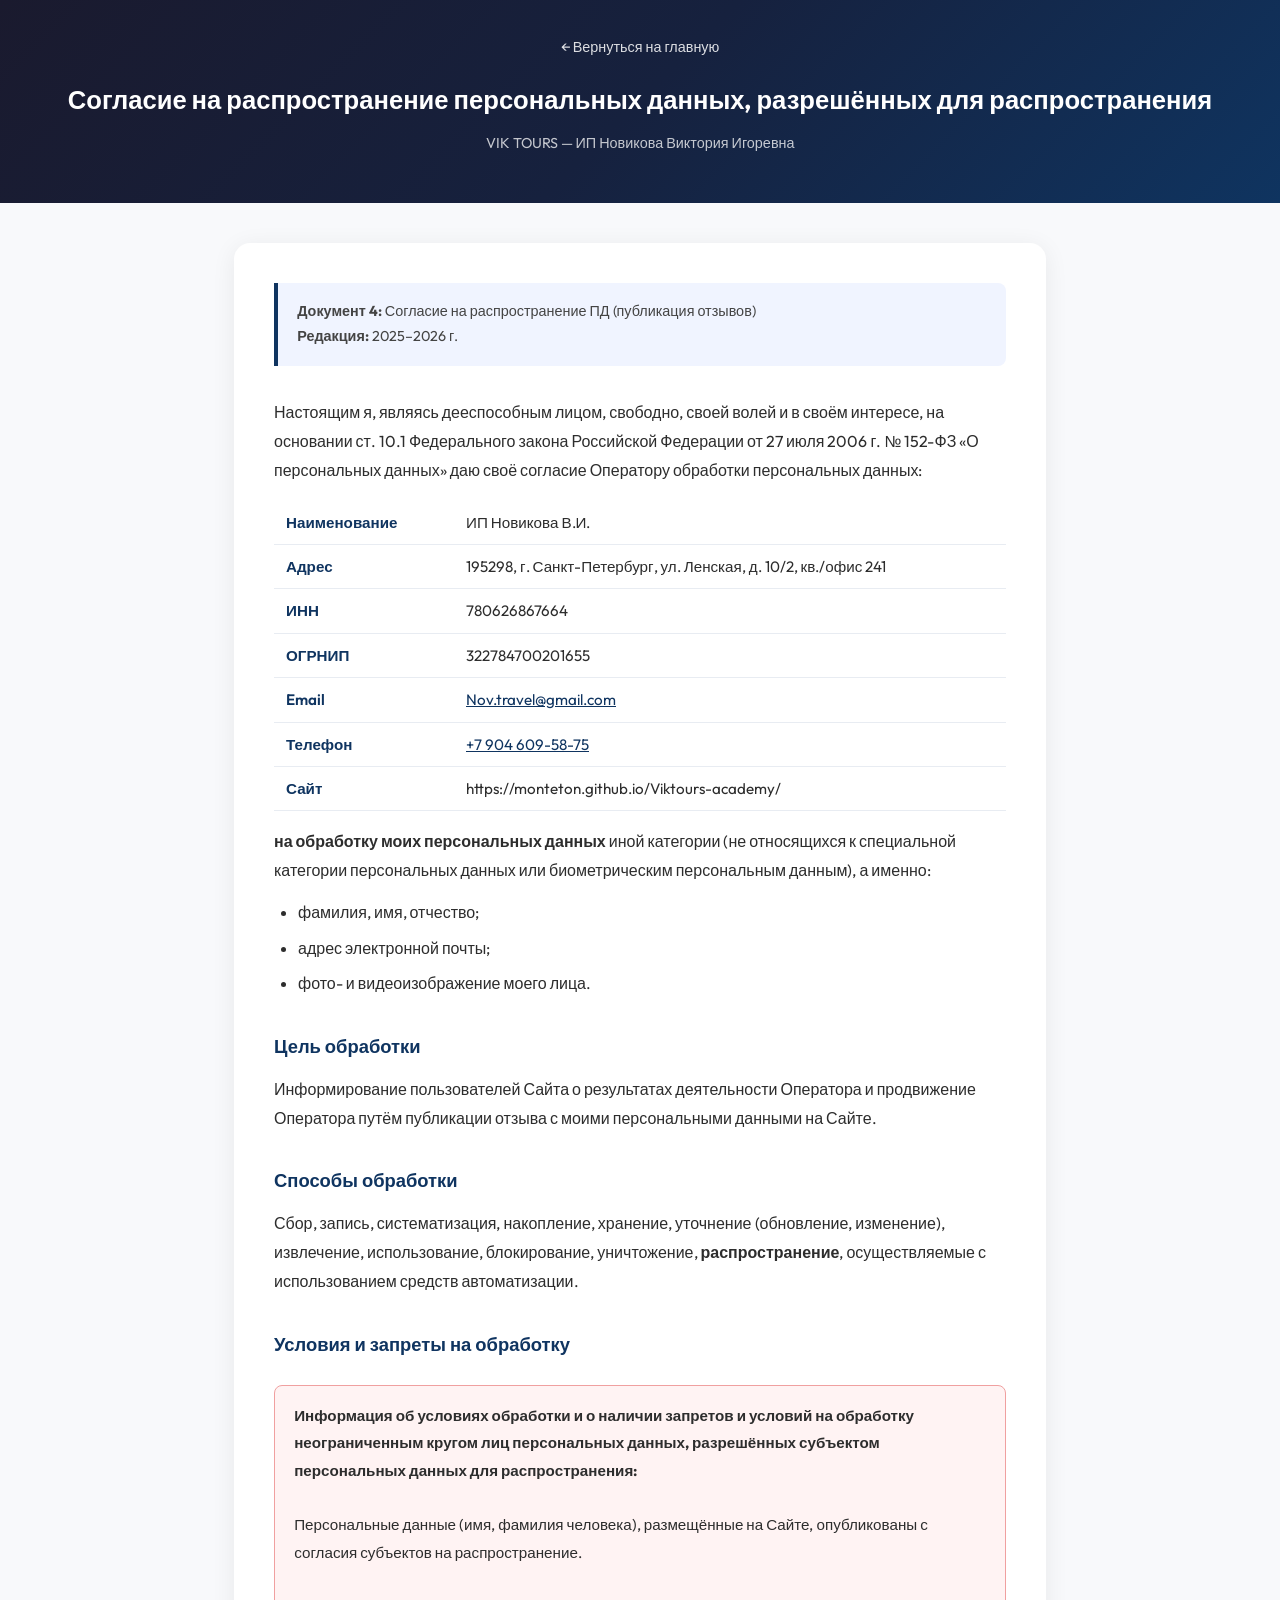
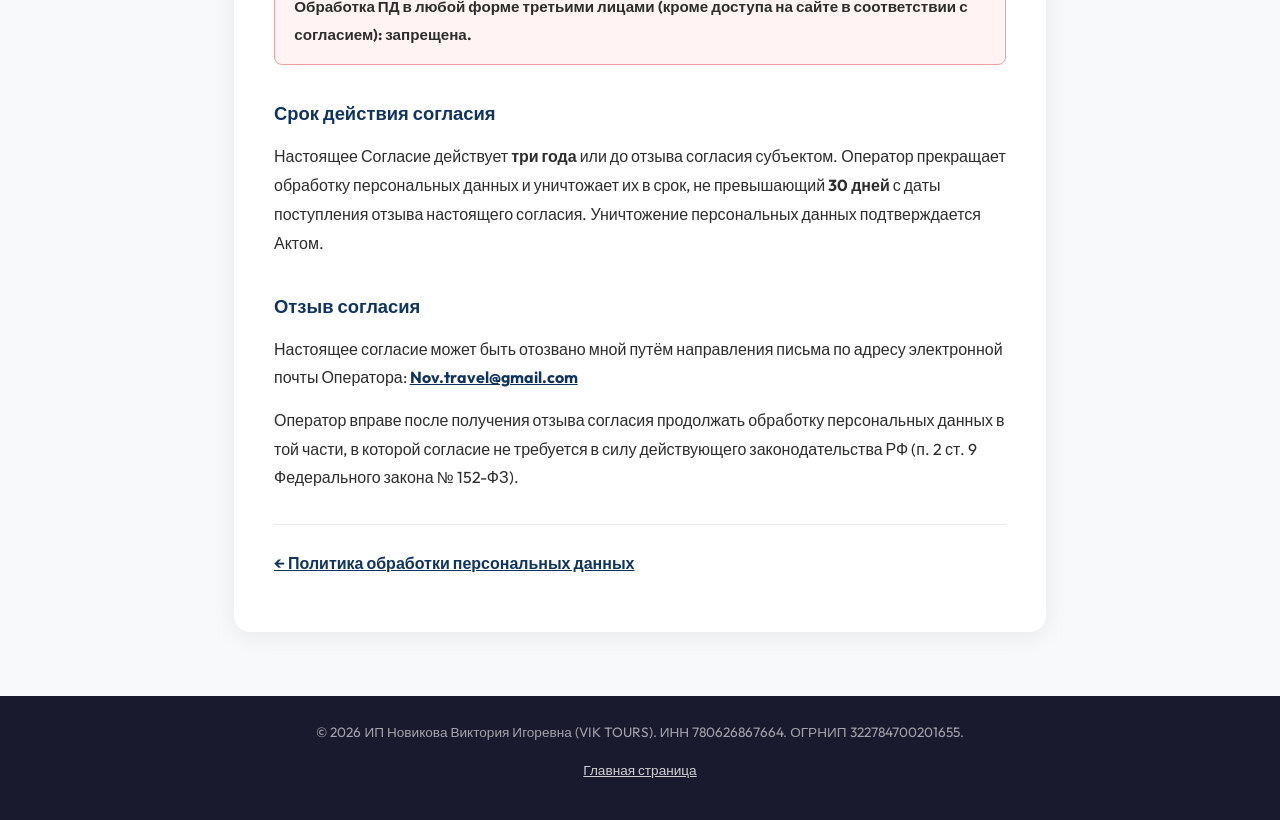
<file: consent-distribution.html>
<!DOCTYPE html>
<html lang="ru">
<head>
    <meta charset="UTF-8">
    <meta name="viewport" content="width=device-width, initial-scale=1.0">
    <title>Согласие на распространение персональных данных — VIK TOURS</title>
    <meta name="description" content="Согласие на распространение ПД (публикация отзывов) VIK TOURS — ИП Новикова Виктория Игоревна">
    <link rel="preconnect" href="https://fonts.googleapis.com">
    <link rel="preconnect" href="https://fonts.gstatic.com" crossorigin>
    <link href="https://fonts.googleapis.com/css2?family=Outfit:wght@300;400;500;600;700&display=swap" rel="stylesheet">
    <style>
        *, *::before, *::after { box-sizing: border-box; margin: 0; padding: 0; }
        body { font-family: 'Outfit', sans-serif; font-size: 16px; line-height: 1.8; color: #2d2d2d; background: #f8f9fb; }
        header { background: linear-gradient(135deg, #1a1a2e 0%, #16213e 50%, #0f3460 100%); color: white; padding: 2rem 1.5rem; text-align: center; }
        header h1 { font-size: 1.6rem; font-weight: 700; margin-bottom: 0.5rem; }
        header p { font-size: 0.9rem; opacity: 0.75; }
        .back-link { display: inline-flex; align-items: center; gap: 0.4rem; color: #fff; text-decoration: none; font-size: 0.9rem; margin-bottom: 1rem; opacity: 0.85; transition: opacity 0.2s; }
        .back-link:hover { opacity: 1; }
        .container { max-width: 860px; margin: 0 auto; padding: 2.5rem 1.5rem 4rem; }
        .doc-card { background: #fff; border-radius: 16px; padding: 2.5rem; box-shadow: 0 4px 24px rgba(0,0,0,0.07); }
        h2 { font-size: 1.15rem; font-weight: 700; margin: 2rem 0 0.75rem; color: #0f3460; }
        p { margin-bottom: 0.85rem; }
        ul { margin: 0.5rem 0 1rem 1.5rem; }
        li { margin-bottom: 0.4rem; }
        .doc-meta { background: #f0f4ff; border-left: 4px solid #0f3460; padding: 1rem 1.2rem; border-radius: 0 8px 8px 0; margin-bottom: 2rem; font-size: 0.9rem; color: #444; }
        .restriction-box { background: #fff3f3; border: 1px solid #f0a0a0; border-radius: 8px; padding: 1rem 1.2rem; margin: 1.5rem 0; font-size: 0.95rem; }
        .requisites-table { width: 100%; border-collapse: collapse; margin: 1rem 0; font-size: 0.95rem; }
        .requisites-table td { padding: 0.5rem 0.75rem; border-bottom: 1px solid #e8ecf2; }
        .requisites-table td:first-child { font-weight: 600; color: #0f3460; width: 180px; }
        a { color: #0f3460; }
        footer { background: #1a1a2e; color: rgba(255,255,255,0.6); text-align: center; padding: 1.5rem; font-size: 0.85rem; }
        footer a { color: rgba(255,255,255,0.8); text-decoration: underline; }
    </style>
</head>
<body>
<header>
    <a class="back-link" href="index.html">← Вернуться на главную</a>
    <h1>Согласие на распространение персональных данных, разрешённых для распространения</h1>
    <p>VIK TOURS — ИП Новикова Виктория Игоревна</p>
</header>
<div class="container">
    <div class="doc-card">
        <div class="doc-meta">
            <strong>Документ 4:</strong> Согласие на распространение ПД (публикация отзывов)<br>
            <strong>Редакция:</strong> 2025–2026 г.
        </div>

        <p>Настоящим я, являясь дееспособным лицом, свободно, своей волей и в своём интересе, на основании ст. 10.1 Федерального закона Российской Федерации от 27 июля 2006 г. № 152-ФЗ «О персональных данных» даю своё согласие Оператору обработки персональных данных:</p>

        <table class="requisites-table">
            <tr><td>Наименование</td><td>ИП Новикова В.И.</td></tr>
            <tr><td>Адрес</td><td>195298, г. Санкт-Петербург, ул. Ленская, д. 10/2, кв./офис 241</td></tr>
            <tr><td>ИНН</td><td>780626867664</td></tr>
            <tr><td>ОГРНИП</td><td>322784700201655</td></tr>
            <tr><td>Email</td><td><a href="mailto:Nov.travel@gmail.com">Nov.travel@gmail.com</a></td></tr>
            <tr><td>Телефон</td><td><a href="tel:+79046095875">+7 904 609-58-75</a></td></tr>
            <tr><td>Сайт</td><td>https://monteton.github.io/Viktours-academy/</td></tr>
        </table>

        <p><strong>на обработку моих персональных данных</strong> иной категории (не относящихся к специальной категории персональных данных или биометрическим персональным данным), а именно:</p>
        <ul>
            <li>фамилия, имя, отчество;</li>
            <li>адрес электронной почты;</li>
            <li>фото- и видеоизображение моего лица.</li>
        </ul>

        <h2>Цель обработки</h2>
        <p>Информирование пользователей Сайта о результатах деятельности Оператора и продвижение Оператора путём публикации отзыва с моими персональными данными на Сайте.</p>

        <h2>Способы обработки</h2>
        <p>Сбор, запись, систематизация, накопление, хранение, уточнение (обновление, изменение), извлечение, использование, блокирование, уничтожение, <strong>распространение</strong>, осуществляемые с использованием средств автоматизации.</p>

        <h2>Условия и запреты на обработку</h2>
        <div class="restriction-box">
            <strong>Информация об условиях обработки и о наличии запретов и условий на обработку неограниченным кругом лиц персональных данных, разрешённых субъектом персональных данных для распространения:</strong><br><br>
            Персональные данные (имя, фамилия человека), размещённые на Сайте, опубликованы с согласия субъектов на распространение.<br><br>
            <strong>Обработка ПД в любой форме третьими лицами (кроме доступа на сайте в соответствии с согласием): запрещена.</strong>
        </div>

        <h2>Срок действия согласия</h2>
        <p>Настоящее Согласие действует <strong>три года</strong> или до отзыва согласия субъектом. Оператор прекращает обработку персональных данных и уничтожает их в срок, не превышающий <strong>30 дней</strong> с даты поступления отзыва настоящего согласия. Уничтожение персональных данных подтверждается Актом.</p>

        <h2>Отзыв согласия</h2>
        <p>Настоящее согласие может быть отозвано мной путём направления письма по адресу электронной почты Оператора: <a href="mailto:Nov.travel@gmail.com"><strong>Nov.travel@gmail.com</strong></a></p>
        <p>Оператор вправе после получения отзыва согласия продолжать обработку персональных данных в той части, в которой согласие не требуется в силу действующего законодательства РФ (п. 2 ст. 9 Федерального закона № 152-ФЗ).</p>

        <p style="margin-top:2rem; padding-top:1.5rem; border-top:1px solid #e8ecf2;">
            <a href="privacy-policy.html" style="font-weight:600;">← Политика обработки персональных данных</a>
        </p>
    </div>
</div>
<footer>
    <p>© 2026 ИП Новикова Виктория Игоревна (VIK TOURS). ИНН 780626867664. ОГРНИП 322784700201655.</p>
    <p style="margin-top:0.5rem;"><a href="index.html">Главная страница</a></p>
</footer>
</body>
</html>
</file>
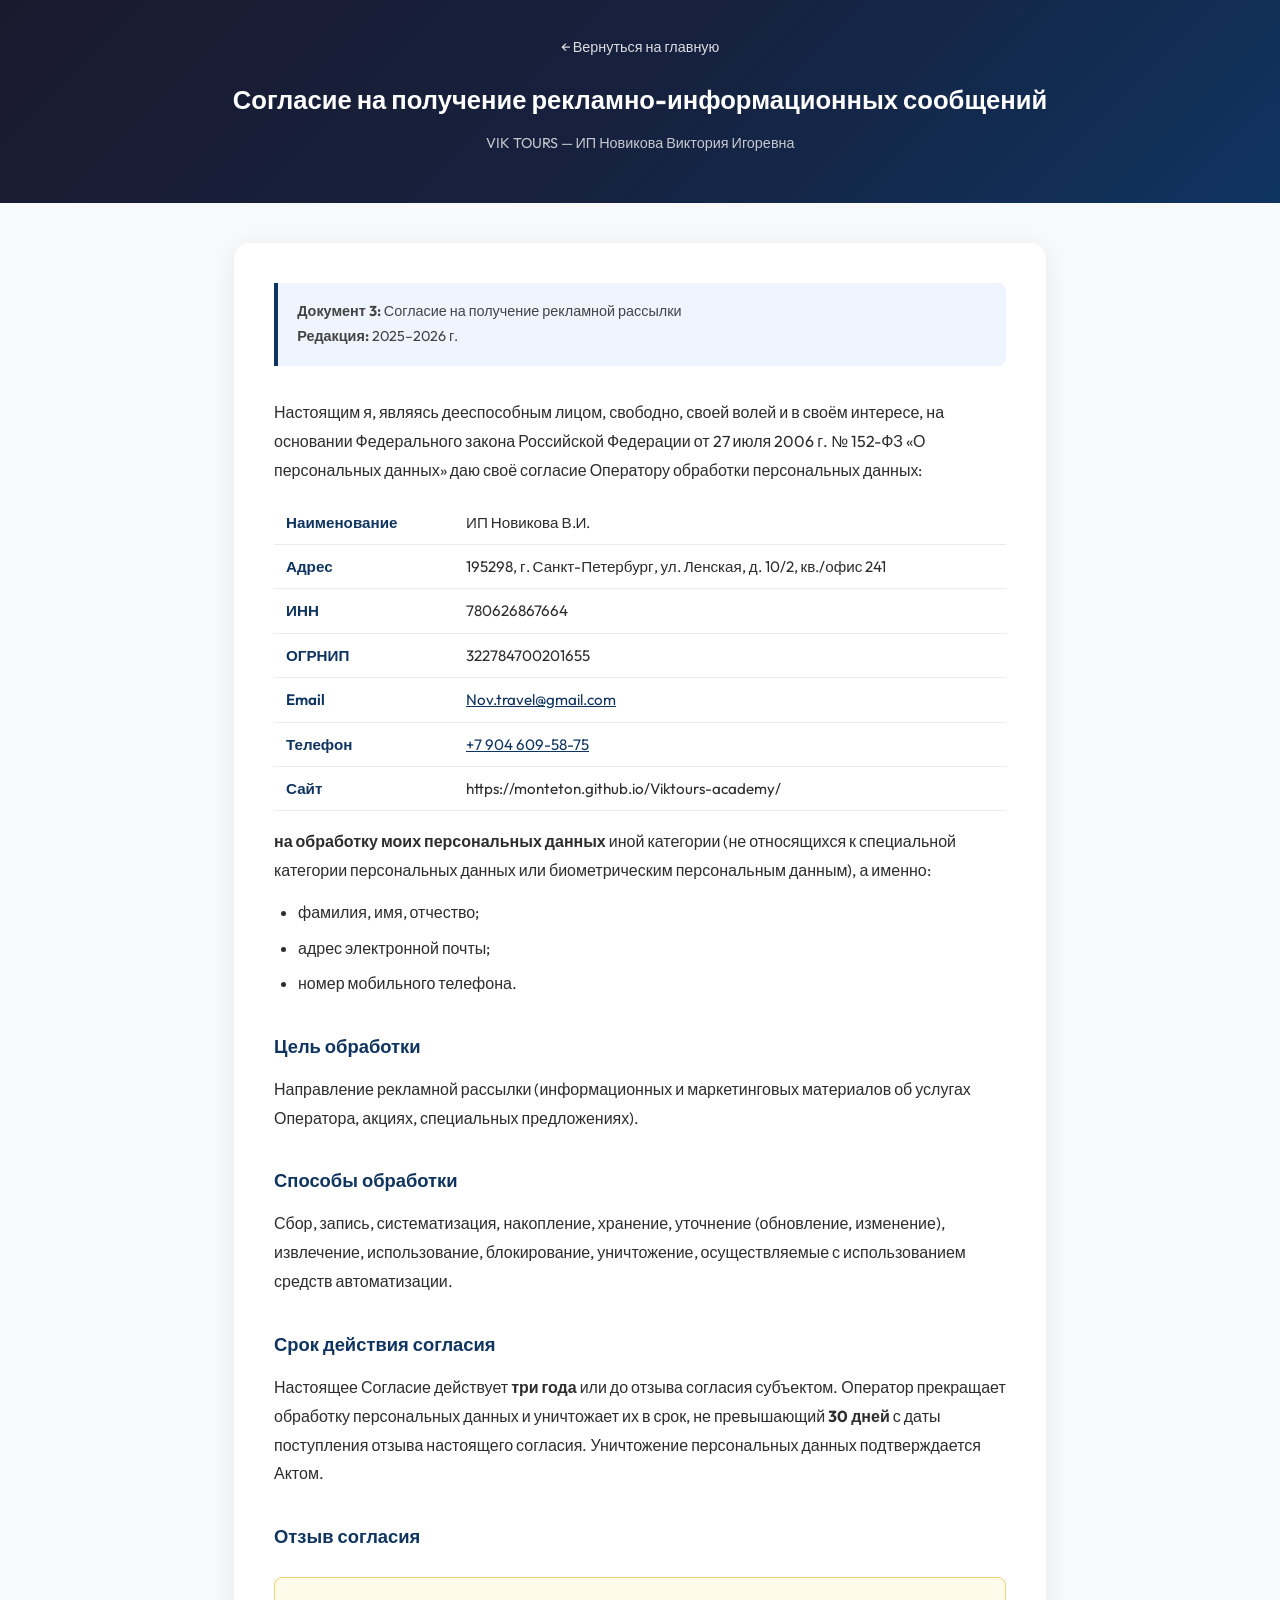
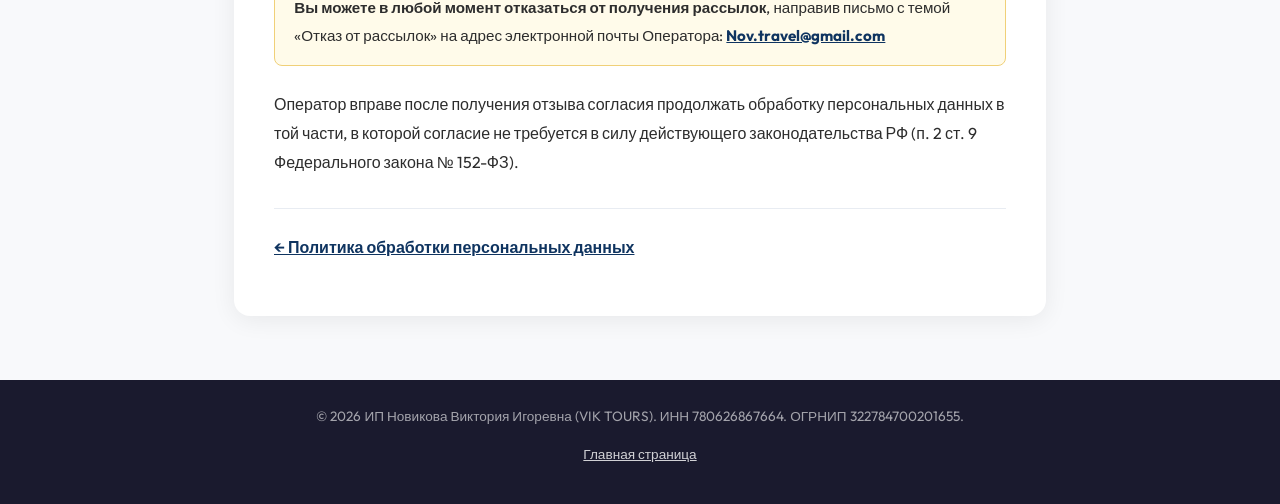
<file: consent-mailing.html>
<!DOCTYPE html>
<html lang="ru">
<head>
    <meta charset="UTF-8">
    <meta name="viewport" content="width=device-width, initial-scale=1.0">
    <title>Согласие на получение рекламно-информационных сообщений — VIK TOURS</title>
    <meta name="description" content="Согласие на получение рекламной рассылки VIK TOURS — ИП Новикова Виктория Игоревна">
    <link rel="preconnect" href="https://fonts.googleapis.com">
    <link rel="preconnect" href="https://fonts.gstatic.com" crossorigin>
    <link href="https://fonts.googleapis.com/css2?family=Outfit:wght@300;400;500;600;700&display=swap" rel="stylesheet">
    <style>
        *, *::before, *::after { box-sizing: border-box; margin: 0; padding: 0; }
        body { font-family: 'Outfit', sans-serif; font-size: 16px; line-height: 1.8; color: #2d2d2d; background: #f8f9fb; }
        header { background: linear-gradient(135deg, #1a1a2e 0%, #16213e 50%, #0f3460 100%); color: white; padding: 2rem 1.5rem; text-align: center; }
        header h1 { font-size: 1.6rem; font-weight: 700; margin-bottom: 0.5rem; }
        header p { font-size: 0.9rem; opacity: 0.75; }
        .back-link { display: inline-flex; align-items: center; gap: 0.4rem; color: #fff; text-decoration: none; font-size: 0.9rem; margin-bottom: 1rem; opacity: 0.85; transition: opacity 0.2s; }
        .back-link:hover { opacity: 1; }
        .container { max-width: 860px; margin: 0 auto; padding: 2.5rem 1.5rem 4rem; }
        .doc-card { background: #fff; border-radius: 16px; padding: 2.5rem; box-shadow: 0 4px 24px rgba(0,0,0,0.07); }
        h2 { font-size: 1.15rem; font-weight: 700; margin: 2rem 0 0.75rem; color: #0f3460; }
        p { margin-bottom: 0.85rem; }
        ul { margin: 0.5rem 0 1rem 1.5rem; }
        li { margin-bottom: 0.4rem; }
        .doc-meta { background: #f0f4ff; border-left: 4px solid #0f3460; padding: 1rem 1.2rem; border-radius: 0 8px 8px 0; margin-bottom: 2rem; font-size: 0.9rem; color: #444; }
        .note-box { background: #fffbea; border: 1px solid #f0d078; border-radius: 8px; padding: 1rem 1.2rem; margin: 1.5rem 0; font-size: 0.95rem; }
        .requisites-table { width: 100%; border-collapse: collapse; margin: 1rem 0; font-size: 0.95rem; }
        .requisites-table td { padding: 0.5rem 0.75rem; border-bottom: 1px solid #e8ecf2; }
        .requisites-table td:first-child { font-weight: 600; color: #0f3460; width: 180px; }
        a { color: #0f3460; }
        footer { background: #1a1a2e; color: rgba(255,255,255,0.6); text-align: center; padding: 1.5rem; font-size: 0.85rem; }
        footer a { color: rgba(255,255,255,0.8); text-decoration: underline; }
    </style>
</head>
<body>
<header>
    <a class="back-link" href="index.html">← Вернуться на главную</a>
    <h1>Согласие на получение рекламно-информационных сообщений</h1>
    <p>VIK TOURS — ИП Новикова Виктория Игоревна</p>
</header>
<div class="container">
    <div class="doc-card">
        <div class="doc-meta">
            <strong>Документ 3:</strong> Согласие на получение рекламной рассылки<br>
            <strong>Редакция:</strong> 2025–2026 г.
        </div>

        <p>Настоящим я, являясь дееспособным лицом, свободно, своей волей и в своём интересе, на основании Федерального закона Российской Федерации от 27 июля 2006 г. № 152-ФЗ «О персональных данных» даю своё согласие Оператору обработки персональных данных:</p>

        <table class="requisites-table">
            <tr><td>Наименование</td><td>ИП Новикова В.И.</td></tr>
            <tr><td>Адрес</td><td>195298, г. Санкт-Петербург, ул. Ленская, д. 10/2, кв./офис 241</td></tr>
            <tr><td>ИНН</td><td>780626867664</td></tr>
            <tr><td>ОГРНИП</td><td>322784700201655</td></tr>
            <tr><td>Email</td><td><a href="mailto:Nov.travel@gmail.com">Nov.travel@gmail.com</a></td></tr>
            <tr><td>Телефон</td><td><a href="tel:+79046095875">+7 904 609-58-75</a></td></tr>
            <tr><td>Сайт</td><td>https://monteton.github.io/Viktours-academy/</td></tr>
        </table>

        <p><strong>на обработку моих персональных данных</strong> иной категории (не относящихся к специальной категории персональных данных или биометрическим персональным данным), а именно:</p>
        <ul>
            <li>фамилия, имя, отчество;</li>
            <li>адрес электронной почты;</li>
            <li>номер мобильного телефона.</li>
        </ul>

        <h2>Цель обработки</h2>
        <p>Направление рекламной рассылки (информационных и маркетинговых материалов об услугах Оператора, акциях, специальных предложениях).</p>

        <h2>Способы обработки</h2>
        <p>Сбор, запись, систематизация, накопление, хранение, уточнение (обновление, изменение), извлечение, использование, блокирование, уничтожение, осуществляемые с использованием средств автоматизации.</p>

        <h2>Срок действия согласия</h2>
        <p>Настоящее Согласие действует <strong>три года</strong> или до отзыва согласия субъектом. Оператор прекращает обработку персональных данных и уничтожает их в срок, не превышающий <strong>30 дней</strong> с даты поступления отзыва настоящего согласия. Уничтожение персональных данных подтверждается Актом.</p>

        <h2>Отзыв согласия</h2>
        <div class="note-box">
            <strong>Вы можете в любой момент отказаться от получения рассылок</strong>, направив письмо с темой «Отказ от рассылок» на адрес электронной почты Оператора: <a href="mailto:Nov.travel@gmail.com"><strong>Nov.travel@gmail.com</strong></a>
        </div>
        <p>Оператор вправе после получения отзыва согласия продолжать обработку персональных данных в той части, в которой согласие не требуется в силу действующего законодательства РФ (п. 2 ст. 9 Федерального закона № 152-ФЗ).</p>

        <p style="margin-top:2rem; padding-top:1.5rem; border-top:1px solid #e8ecf2;">
            <a href="privacy-policy.html" style="font-weight:600;">← Политика обработки персональных данных</a>
        </p>
    </div>
</div>
<footer>
    <p>© 2026 ИП Новикова Виктория Игоревна (VIK TOURS). ИНН 780626867664. ОГРНИП 322784700201655.</p>
    <p style="margin-top:0.5rem;"><a href="index.html">Главная страница</a></p>
</footer>
</body>
</html>
</file>
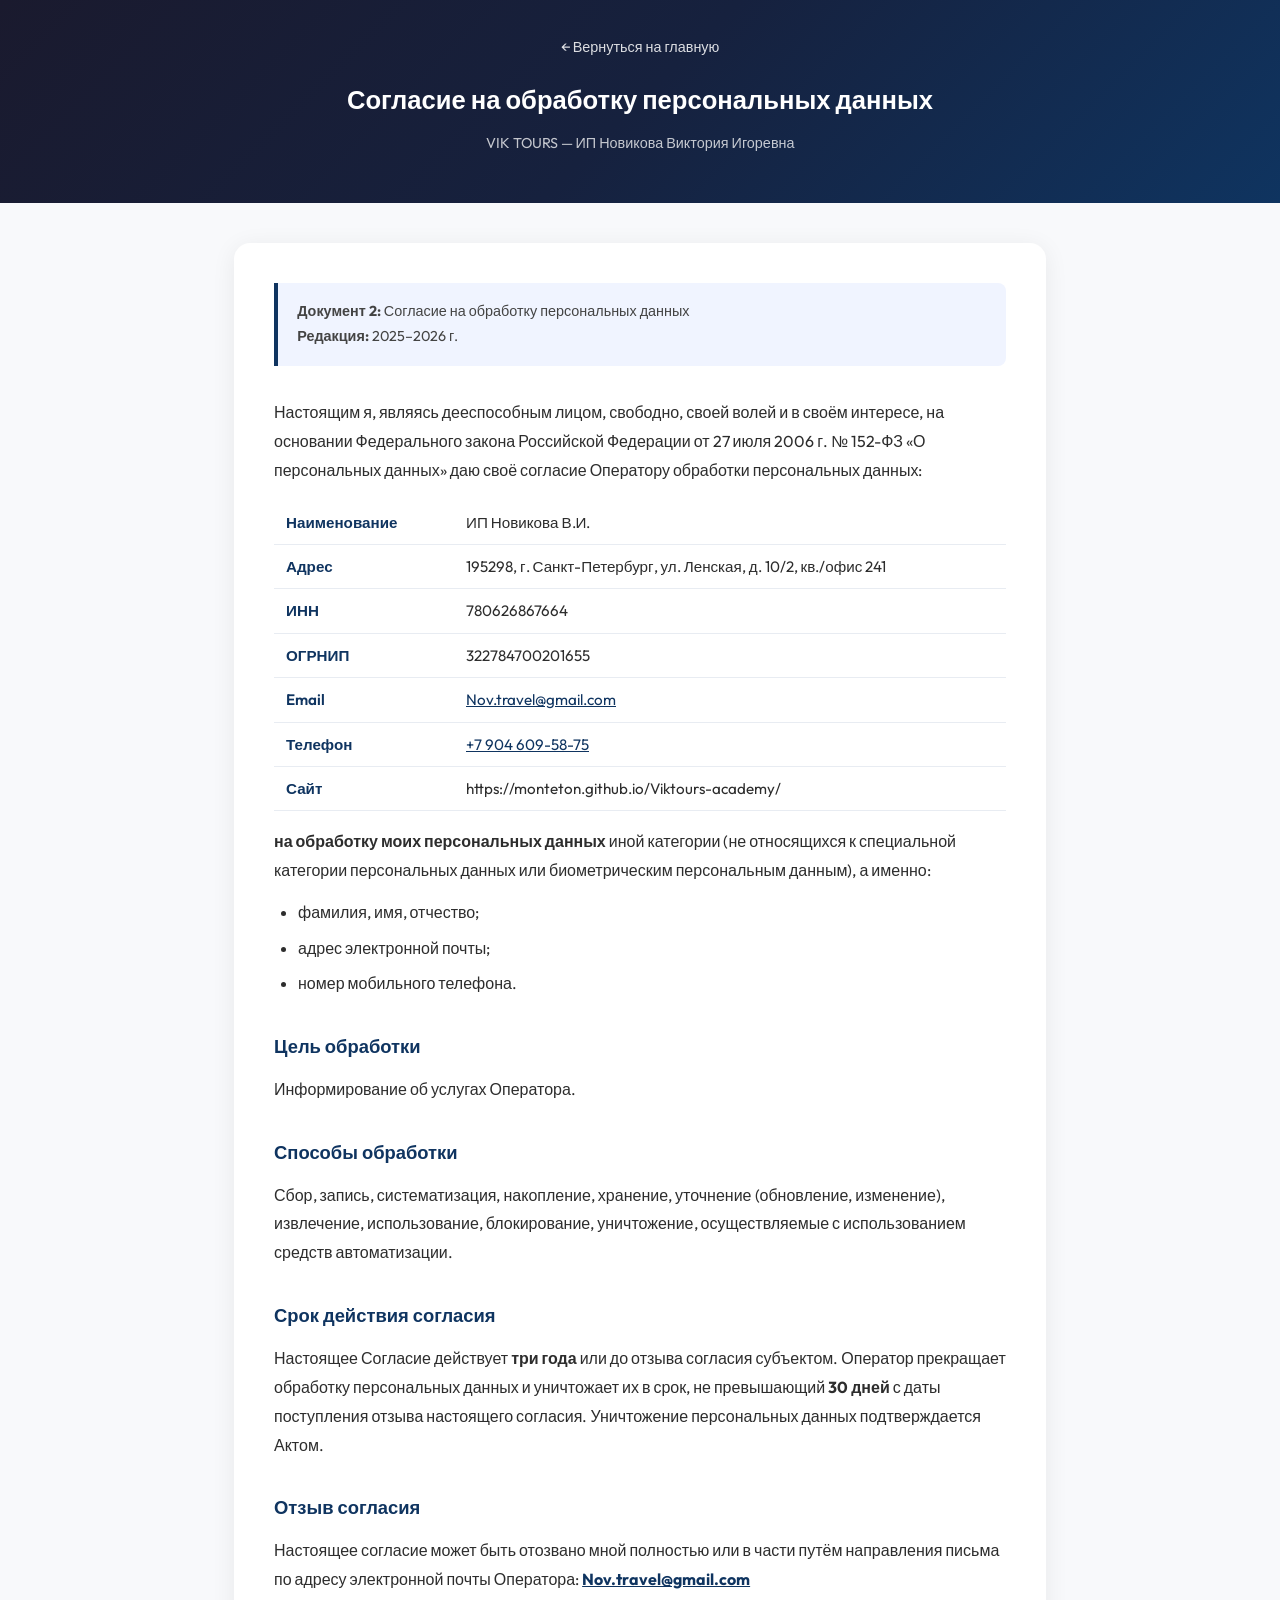
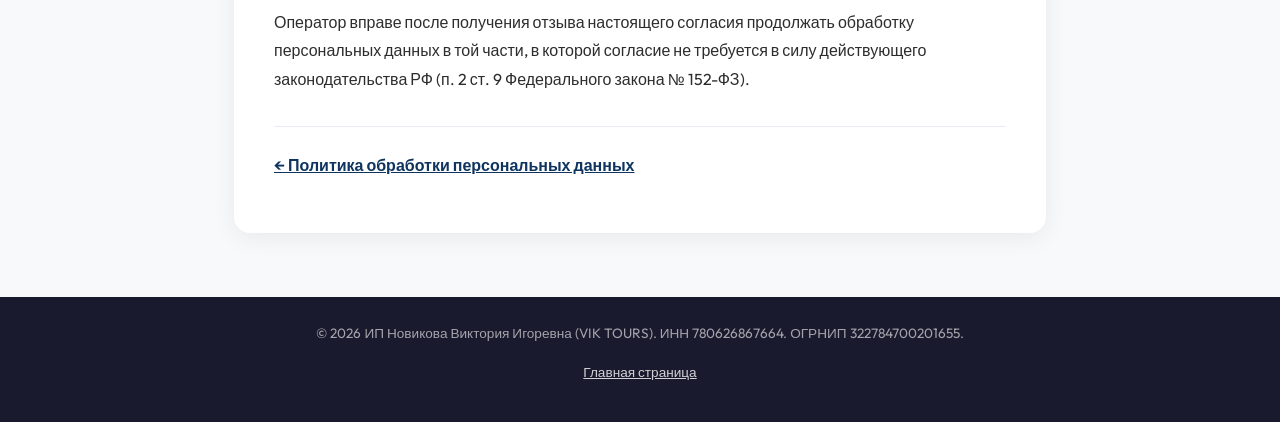
<file: consent-processing.html>
<!DOCTYPE html>
<html lang="ru">
<head>
    <meta charset="UTF-8">
    <meta name="viewport" content="width=device-width, initial-scale=1.0">
    <title>Согласие на обработку персональных данных — VIK TOURS</title>
    <meta name="description" content="Согласие на обработку персональных данных VIK TOURS — ИП Новикова Виктория Игоревна">
    <link rel="preconnect" href="https://fonts.googleapis.com">
    <link rel="preconnect" href="https://fonts.gstatic.com" crossorigin>
    <link href="https://fonts.googleapis.com/css2?family=Outfit:wght@300;400;500;600;700&display=swap" rel="stylesheet">
    <style>
        *, *::before, *::after { box-sizing: border-box; margin: 0; padding: 0; }
        body { font-family: 'Outfit', sans-serif; font-size: 16px; line-height: 1.8; color: #2d2d2d; background: #f8f9fb; }
        header { background: linear-gradient(135deg, #1a1a2e 0%, #16213e 50%, #0f3460 100%); color: white; padding: 2rem 1.5rem; text-align: center; }
        header h1 { font-size: 1.6rem; font-weight: 700; margin-bottom: 0.5rem; }
        header p { font-size: 0.9rem; opacity: 0.75; }
        .back-link { display: inline-flex; align-items: center; gap: 0.4rem; color: #fff; text-decoration: none; font-size: 0.9rem; margin-bottom: 1rem; opacity: 0.85; transition: opacity 0.2s; }
        .back-link:hover { opacity: 1; }
        .container { max-width: 860px; margin: 0 auto; padding: 2.5rem 1.5rem 4rem; }
        .doc-card { background: #fff; border-radius: 16px; padding: 2.5rem; box-shadow: 0 4px 24px rgba(0,0,0,0.07); }
        h2 { font-size: 1.15rem; font-weight: 700; margin: 2rem 0 0.75rem; color: #0f3460; }
        p { margin-bottom: 0.85rem; }
        ul { margin: 0.5rem 0 1rem 1.5rem; }
        li { margin-bottom: 0.4rem; }
        .doc-meta { background: #f0f4ff; border-left: 4px solid #0f3460; padding: 1rem 1.2rem; border-radius: 0 8px 8px 0; margin-bottom: 2rem; font-size: 0.9rem; color: #444; }
        .requisites-table { width: 100%; border-collapse: collapse; margin: 1rem 0; font-size: 0.95rem; }
        .requisites-table td { padding: 0.5rem 0.75rem; border-bottom: 1px solid #e8ecf2; }
        .requisites-table td:first-child { font-weight: 600; color: #0f3460; width: 180px; }
        a { color: #0f3460; }
        footer { background: #1a1a2e; color: rgba(255,255,255,0.6); text-align: center; padding: 1.5rem; font-size: 0.85rem; }
        footer a { color: rgba(255,255,255,0.8); text-decoration: underline; }
    </style>
</head>
<body>
<header>
    <a class="back-link" href="index.html">← Вернуться на главную</a>
    <h1>Согласие на обработку персональных данных</h1>
    <p>VIK TOURS — ИП Новикова Виктория Игоревна</p>
</header>
<div class="container">
    <div class="doc-card">
        <div class="doc-meta">
            <strong>Документ 2:</strong> Согласие на обработку персональных данных<br>
            <strong>Редакция:</strong> 2025–2026 г.
        </div>

        <p>Настоящим я, являясь дееспособным лицом, свободно, своей волей и в своём интересе, на основании Федерального закона Российской Федерации от 27 июля 2006 г. № 152-ФЗ «О персональных данных» даю своё согласие Оператору обработки персональных данных:</p>

        <table class="requisites-table">
            <tr><td>Наименование</td><td>ИП Новикова В.И.</td></tr>
            <tr><td>Адрес</td><td>195298, г. Санкт-Петербург, ул. Ленская, д. 10/2, кв./офис 241</td></tr>
            <tr><td>ИНН</td><td>780626867664</td></tr>
            <tr><td>ОГРНИП</td><td>322784700201655</td></tr>
            <tr><td>Email</td><td><a href="mailto:Nov.travel@gmail.com">Nov.travel@gmail.com</a></td></tr>
            <tr><td>Телефон</td><td><a href="tel:+79046095875">+7 904 609-58-75</a></td></tr>
            <tr><td>Сайт</td><td>https://monteton.github.io/Viktours-academy/</td></tr>
        </table>

        <p><strong>на обработку моих персональных данных</strong> иной категории (не относящихся к специальной категории персональных данных или биометрическим персональным данным), а именно:</p>
        <ul>
            <li>фамилия, имя, отчество;</li>
            <li>адрес электронной почты;</li>
            <li>номер мобильного телефона.</li>
        </ul>

        <h2>Цель обработки</h2>
        <p>Информирование об услугах Оператора.</p>

        <h2>Способы обработки</h2>
        <p>Сбор, запись, систематизация, накопление, хранение, уточнение (обновление, изменение), извлечение, использование, блокирование, уничтожение, осуществляемые с использованием средств автоматизации.</p>

        <h2>Срок действия согласия</h2>
        <p>Настоящее Согласие действует <strong>три года</strong> или до отзыва согласия субъектом. Оператор прекращает обработку персональных данных и уничтожает их в срок, не превышающий <strong>30 дней</strong> с даты поступления отзыва настоящего согласия. Уничтожение персональных данных подтверждается Актом.</p>

        <h2>Отзыв согласия</h2>
        <p>Настоящее согласие может быть отозвано мной полностью или в части путём направления письма по адресу электронной почты Оператора: <a href="mailto:Nov.travel@gmail.com"><strong>Nov.travel@gmail.com</strong></a></p>
        <p>Оператор вправе после получения отзыва настоящего согласия продолжать обработку персональных данных в той части, в которой согласие не требуется в силу действующего законодательства РФ (п. 2 ст. 9 Федерального закона № 152-ФЗ).</p>

        <p style="margin-top:2rem; padding-top:1.5rem; border-top:1px solid #e8ecf2;">
            <a href="privacy-policy.html" style="font-weight:600;">← Политика обработки персональных данных</a>
        </p>
    </div>
</div>
<footer>
    <p>© 2026 ИП Новикова Виктория Игоревна (VIK TOURS). ИНН 780626867664. ОГРНИП 322784700201655.</p>
    <p style="margin-top:0.5rem;"><a href="index.html">Главная страница</a></p>
</footer>
</body>
</html>
</file>
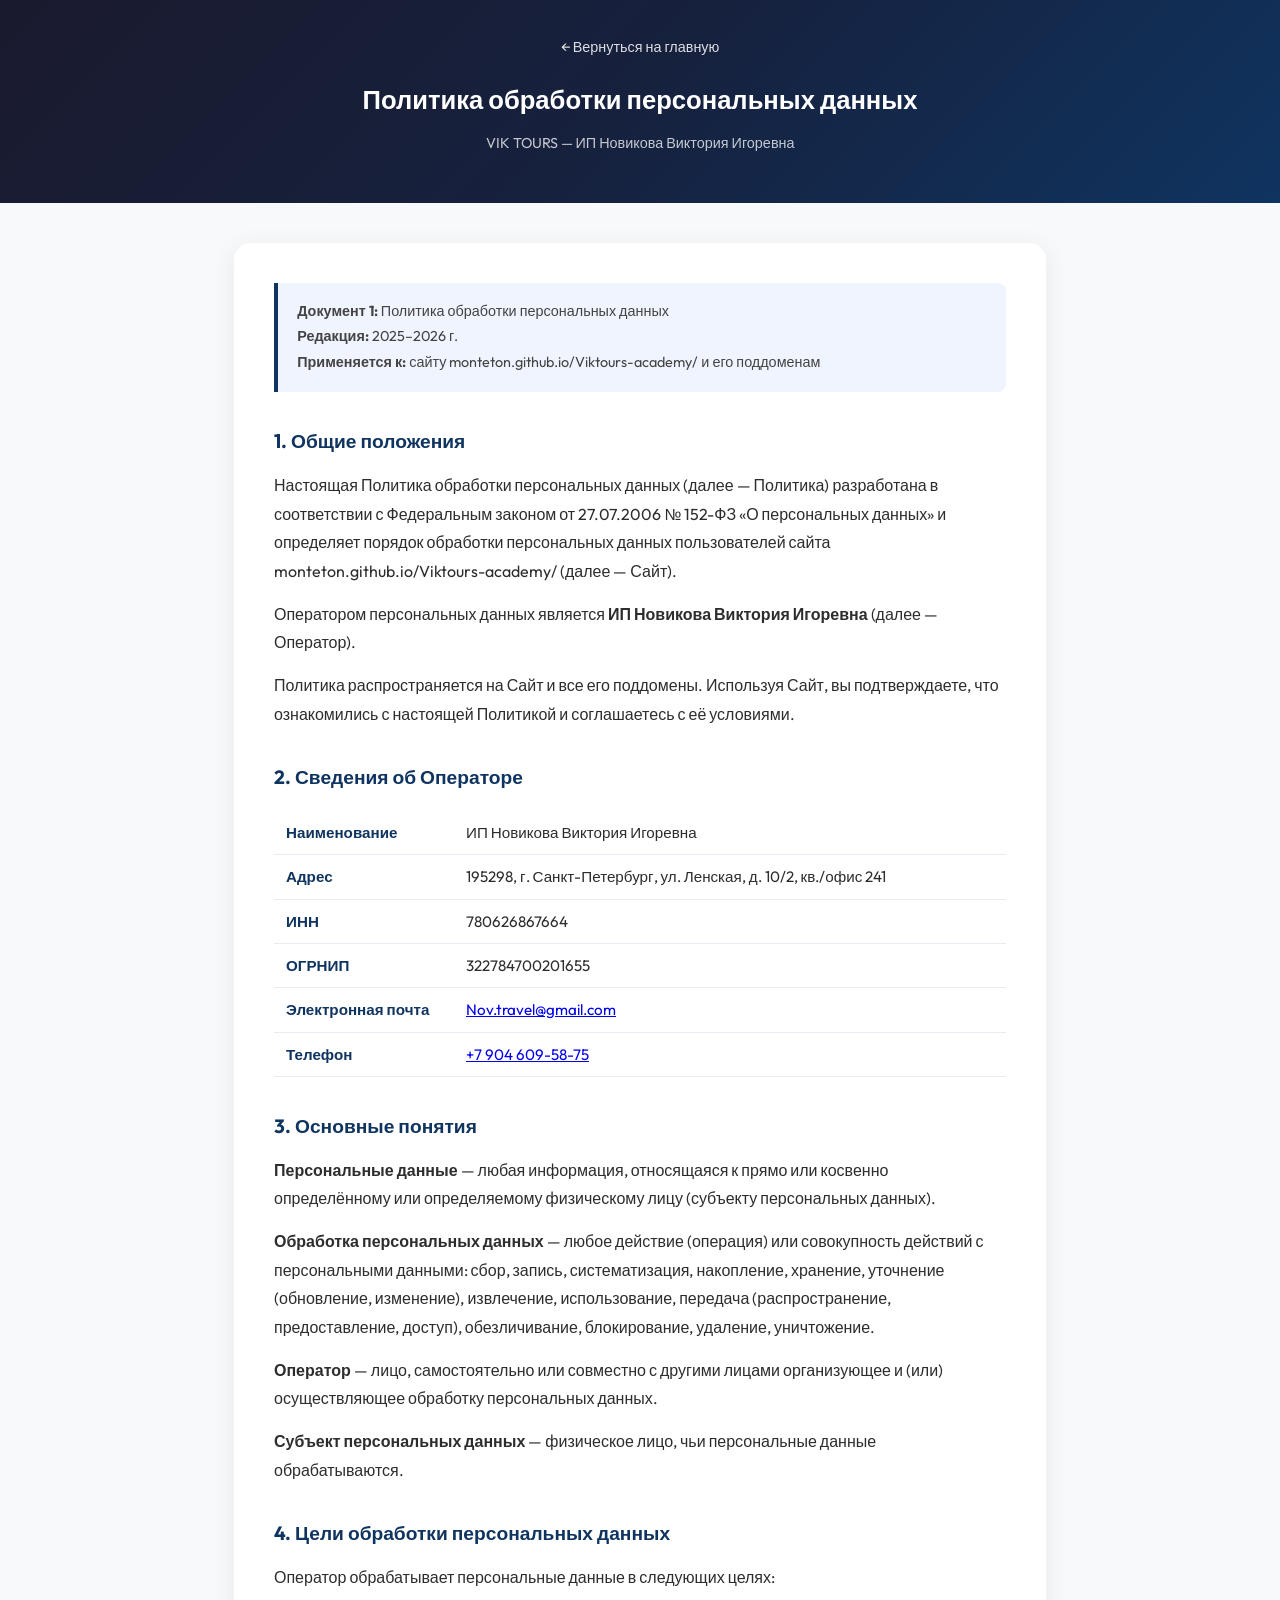
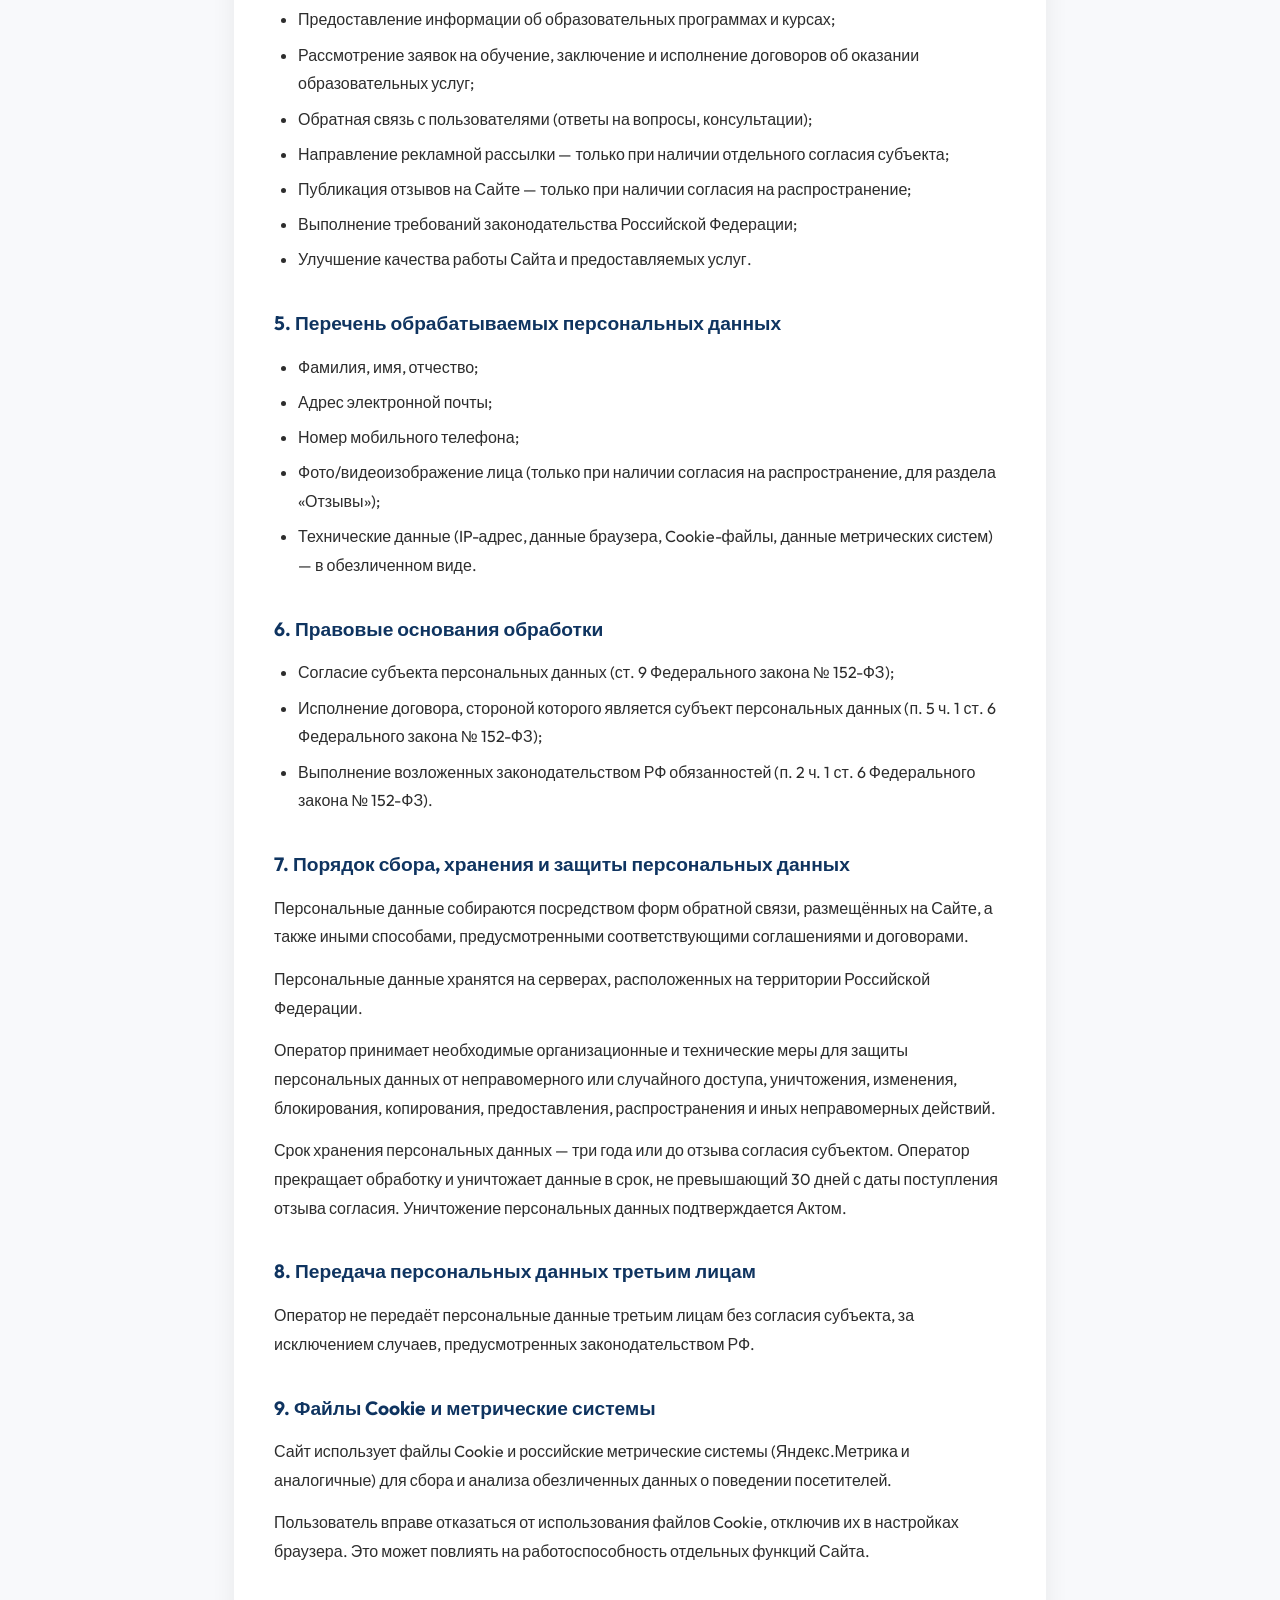
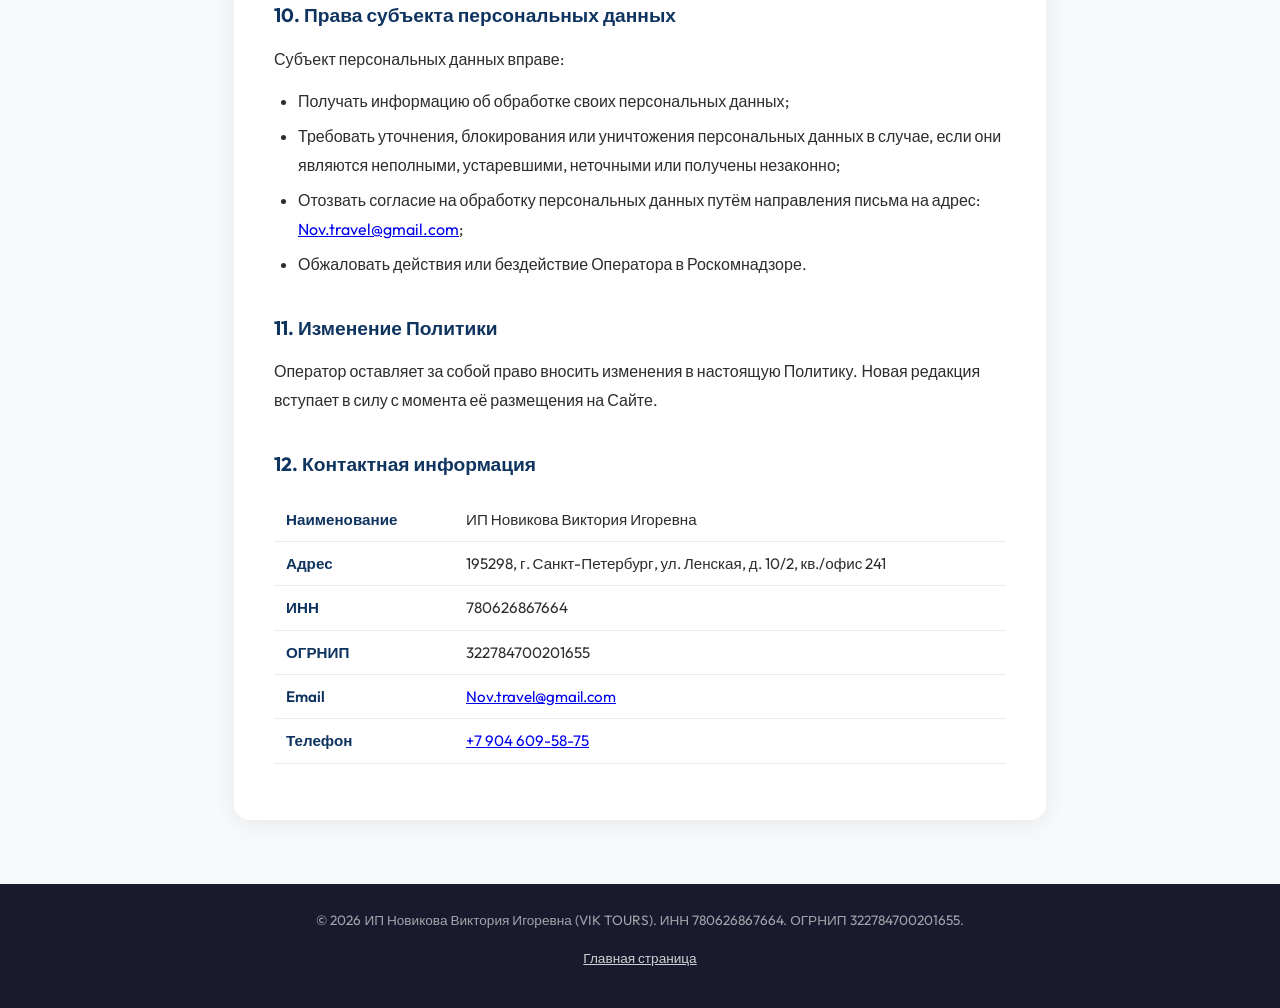
<file: privacy-policy.html>
<!DOCTYPE html>
<html lang="ru">
<head>
    <meta charset="UTF-8">
    <meta name="viewport" content="width=device-width, initial-scale=1.0">
    <title>Политика обработки персональных данных — VIK TOURS</title>
    <meta name="description" content="Политика обработки персональных данных ИП Новикова Виктория Игоревна (VIK TOURS)">
    <link rel="preconnect" href="https://fonts.googleapis.com">
    <link rel="preconnect" href="https://fonts.gstatic.com" crossorigin>
    <link href="https://fonts.googleapis.com/css2?family=Outfit:wght@300;400;500;600;700&display=swap" rel="stylesheet">
    <style>
        *, *::before, *::after { box-sizing: border-box; margin: 0; padding: 0; }
        body { font-family: 'Outfit', sans-serif; font-size: 16px; line-height: 1.8; color: #2d2d2d; background: #f8f9fb; }
        header { background: linear-gradient(135deg, #1a1a2e 0%, #16213e 50%, #0f3460 100%); color: white; padding: 2rem 1.5rem; text-align: center; }
        header h1 { font-size: 1.6rem; font-weight: 700; margin-bottom: 0.5rem; }
        header p { font-size: 0.9rem; opacity: 0.75; }
        .back-link { display: inline-flex; align-items: center; gap: 0.4rem; color: #fff; text-decoration: none; font-size: 0.9rem; margin-bottom: 1rem; opacity: 0.85; transition: opacity 0.2s; }
        .back-link:hover { opacity: 1; }
        .container { max-width: 860px; margin: 0 auto; padding: 2.5rem 1.5rem 4rem; }
        .doc-card { background: #fff; border-radius: 16px; padding: 2.5rem; box-shadow: 0 4px 24px rgba(0,0,0,0.07); }
        h2 { font-size: 1.2rem; font-weight: 700; margin: 2rem 0 0.75rem; color: #0f3460; }
        h3 { font-size: 1rem; font-weight: 600; margin: 1.5rem 0 0.5rem; color: #16213e; }
        p { margin-bottom: 0.85rem; }
        ul, ol { margin: 0.5rem 0 1rem 1.5rem; }
        li { margin-bottom: 0.4rem; }
        .doc-meta { background: #f0f4ff; border-left: 4px solid #0f3460; padding: 1rem 1.2rem; border-radius: 0 8px 8px 0; margin-bottom: 2rem; font-size: 0.9rem; color: #444; }
        .requisites-table { width: 100%; border-collapse: collapse; margin: 1rem 0; font-size: 0.95rem; }
        .requisites-table td { padding: 0.5rem 0.75rem; border-bottom: 1px solid #e8ecf2; }
        .requisites-table td:first-child { font-weight: 600; color: #0f3460; width: 180px; }
        footer { background: #1a1a2e; color: rgba(255,255,255,0.6); text-align: center; padding: 1.5rem; font-size: 0.85rem; }
        footer a { color: rgba(255,255,255,0.8); text-decoration: underline; }
    </style>
</head>
<body>
<header>
    <a class="back-link" href="index.html">← Вернуться на главную</a>
    <h1>Политика обработки персональных данных</h1>
    <p>VIK TOURS — ИП Новикова Виктория Игоревна</p>
</header>
<div class="container">
    <div class="doc-card">
        <div class="doc-meta">
            <strong>Документ 1:</strong> Политика обработки персональных данных<br>
            <strong>Редакция:</strong> 2025–2026 г.<br>
            <strong>Применяется к:</strong> сайту monteton.github.io/Viktours-academy/ и его поддоменам
        </div>

        <h2>1. Общие положения</h2>
        <p>Настоящая Политика обработки персональных данных (далее — Политика) разработана в соответствии с Федеральным законом от 27.07.2006 № 152-ФЗ «О персональных данных» и определяет порядок обработки персональных данных пользователей сайта monteton.github.io/Viktours-academy/ (далее — Сайт).</p>
        <p>Оператором персональных данных является <strong>ИП Новикова Виктория Игоревна</strong> (далее — Оператор).</p>
        <p>Политика распространяется на Сайт и все его поддомены. Используя Сайт, вы подтверждаете, что ознакомились с настоящей Политикой и соглашаетесь с её условиями.</p>

        <h2>2. Сведения об Операторе</h2>
        <table class="requisites-table">
            <tr><td>Наименование</td><td>ИП Новикова Виктория Игоревна</td></tr>
            <tr><td>Адрес</td><td>195298, г. Санкт-Петербург, ул. Ленская, д. 10/2, кв./офис 241</td></tr>
            <tr><td>ИНН</td><td>780626867664</td></tr>
            <tr><td>ОГРНИП</td><td>322784700201655</td></tr>
            <tr><td>Электронная почта</td><td><a href="mailto:Nov.travel@gmail.com">Nov.travel@gmail.com</a></td></tr>
            <tr><td>Телефон</td><td><a href="tel:+79046095875">+7 904 609-58-75</a></td></tr>
        </table>

        <h2>3. Основные понятия</h2>
        <p><strong>Персональные данные</strong> — любая информация, относящаяся к прямо или косвенно определённому или определяемому физическому лицу (субъекту персональных данных).</p>
        <p><strong>Обработка персональных данных</strong> — любое действие (операция) или совокупность действий с персональными данными: сбор, запись, систематизация, накопление, хранение, уточнение (обновление, изменение), извлечение, использование, передача (распространение, предоставление, доступ), обезличивание, блокирование, удаление, уничтожение.</p>
        <p><strong>Оператор</strong> — лицо, самостоятельно или совместно с другими лицами организующее и (или) осуществляющее обработку персональных данных.</p>
        <p><strong>Субъект персональных данных</strong> — физическое лицо, чьи персональные данные обрабатываются.</p>

        <h2>4. Цели обработки персональных данных</h2>
        <p>Оператор обрабатывает персональные данные в следующих целях:</p>
        <ul>
            <li>Предоставление информации об образовательных программах и курсах;</li>
            <li>Рассмотрение заявок на обучение, заключение и исполнение договоров об оказании образовательных услуг;</li>
            <li>Обратная связь с пользователями (ответы на вопросы, консультации);</li>
            <li>Направление рекламной рассылки — только при наличии отдельного согласия субъекта;</li>
            <li>Публикация отзывов на Сайте — только при наличии согласия на распространение;</li>
            <li>Выполнение требований законодательства Российской Федерации;</li>
            <li>Улучшение качества работы Сайта и предоставляемых услуг.</li>
        </ul>

        <h2>5. Перечень обрабатываемых персональных данных</h2>
        <ul>
            <li>Фамилия, имя, отчество;</li>
            <li>Адрес электронной почты;</li>
            <li>Номер мобильного телефона;</li>
            <li>Фото/видеоизображение лица (только при наличии согласия на распространение, для раздела «Отзывы»);</li>
            <li>Технические данные (IP-адрес, данные браузера, Cookie-файлы, данные метрических систем) — в обезличенном виде.</li>
        </ul>

        <h2>6. Правовые основания обработки</h2>
        <ul>
            <li>Согласие субъекта персональных данных (ст. 9 Федерального закона № 152-ФЗ);</li>
            <li>Исполнение договора, стороной которого является субъект персональных данных (п. 5 ч. 1 ст. 6 Федерального закона № 152-ФЗ);</li>
            <li>Выполнение возложенных законодательством РФ обязанностей (п. 2 ч. 1 ст. 6 Федерального закона № 152-ФЗ).</li>
        </ul>

        <h2>7. Порядок сбора, хранения и защиты персональных данных</h2>
        <p>Персональные данные собираются посредством форм обратной связи, размещённых на Сайте, а также иными способами, предусмотренными соответствующими соглашениями и договорами.</p>
        <p>Персональные данные хранятся на серверах, расположенных на территории Российской Федерации.</p>
        <p>Оператор принимает необходимые организационные и технические меры для защиты персональных данных от неправомерного или случайного доступа, уничтожения, изменения, блокирования, копирования, предоставления, распространения и иных неправомерных действий.</p>
        <p>Срок хранения персональных данных — три года или до отзыва согласия субъектом. Оператор прекращает обработку и уничтожает данные в срок, не превышающий 30 дней с даты поступления отзыва согласия. Уничтожение персональных данных подтверждается Актом.</p>

        <h2>8. Передача персональных данных третьим лицам</h2>
        <p>Оператор не передаёт персональные данные третьим лицам без согласия субъекта, за исключением случаев, предусмотренных законодательством РФ.</p>

        <h2>9. Файлы Cookie и метрические системы</h2>
        <p>Сайт использует файлы Cookie и российские метрические системы (Яндекс.Метрика и аналогичные) для сбора и анализа обезличенных данных о поведении посетителей.</p>
        <p>Пользователь вправе отказаться от использования файлов Cookie, отключив их в настройках браузера. Это может повлиять на работоспособность отдельных функций Сайта.</p>

        <h2>10. Права субъекта персональных данных</h2>
        <p>Субъект персональных данных вправе:</p>
        <ul>
            <li>Получать информацию об обработке своих персональных данных;</li>
            <li>Требовать уточнения, блокирования или уничтожения персональных данных в случае, если они являются неполными, устаревшими, неточными или получены незаконно;</li>
            <li>Отозвать согласие на обработку персональных данных путём направления письма на адрес: <a href="mailto:Nov.travel@gmail.com">Nov.travel@gmail.com</a>;</li>
            <li>Обжаловать действия или бездействие Оператора в Роскомнадзоре.</li>
        </ul>

        <h2>11. Изменение Политики</h2>
        <p>Оператор оставляет за собой право вносить изменения в настоящую Политику. Новая редакция вступает в силу с момента её размещения на Сайте.</p>

        <h2>12. Контактная информация</h2>
        <table class="requisites-table">
            <tr><td>Наименование</td><td>ИП Новикова Виктория Игоревна</td></tr>
            <tr><td>Адрес</td><td>195298, г. Санкт-Петербург, ул. Ленская, д. 10/2, кв./офис 241</td></tr>
            <tr><td>ИНН</td><td>780626867664</td></tr>
            <tr><td>ОГРНИП</td><td>322784700201655</td></tr>
            <tr><td>Email</td><td><a href="mailto:Nov.travel@gmail.com">Nov.travel@gmail.com</a></td></tr>
            <tr><td>Телефон</td><td><a href="tel:+79046095875">+7 904 609-58-75</a></td></tr>
        </table>
    </div>
</div>
<footer>
    <p>© 2026 ИП Новикова Виктория Игоревна (VIK TOURS). ИНН 780626867664. ОГРНИП 322784700201655.</p>
    <p style="margin-top:0.5rem;"><a href="index.html">Главная страница</a></p>
</footer>
</body>
</html>
</file>
<file: style.css>
:root {
  /* Brand Colors */
  --primary-green: #8cc63f;
  --primary-green-light: #a5c153;
  --primary-red: #F94A83;
  --primary-dark-blue: #07385F;
  --bg-light: #F8F9FA;
  --text-dark: #212529;
  --text-secondary: #6c757d;
  --header-bg-light-blue: #a9d4e5;
  --header-bg-dark-grey: #343a40;

  /* UI Colors */
  --white: #ffffff;
  --shadow-sm: 0 2px 4px rgba(0, 0, 0, 0.05);
  --shadow-md: 0 4px 6px rgba(0, 0, 0, 0.1);
  --shadow-lg: 0 10px 15px -3px rgba(0, 0, 0, 0.1), 0 4px 6px -2px rgba(0, 0, 0, 0.05);
  --radius-md: 0.5rem;
  --radius-lg: 1rem;
}

* {
  box-sizing: border-box;
  margin: 0;
  padding: 0;
}

body {
  font-family: 'Outfit', sans-serif;
  background-color: var(--bg-light);
  color: var(--text-dark);
  line-height: 1.6;
  overflow-x: hidden;
}

/* Typography */
h1,
h2,
h3,
h4,
h5,
h6 {
  color: var(--primary-dark-blue);
  font-weight: 800;
  /* Bolder for trendy look */
  line-height: 1.1;
  letter-spacing: -0.02em;
  /* Tight tracking for modern feel */
}

.container {
  max-width: 1200px;
  margin: 0 auto;
  padding: 0 1.5rem;
}

.section {
  padding: 6rem 0;
  /* More breathing room */
}

.section-title {
  font-size: 3.5rem;
  /* Increased from 2.5rem */
  text-align: center;
  margin-bottom: 1.5rem;
  color: var(--primary-dark-blue);
}

.section-subtitle {
  font-size: 1.125rem;
  text-align: center;
  color: var(--text-secondary);
  margin-bottom: 3rem;
  max-width: 800px;
  margin-left: auto;
  margin-right: auto;
}

/* Buttons */
.btn {
  display: inline-block;
  padding: 1rem 2rem;
  border-radius: 50px;
  font-weight: 600;
  text-decoration: none;
  transition: all 0.3s ease;
  text-align: center;
  cursor: pointer;
  border: none;
  font-size: 1.1rem;
  text-transform: uppercase;
  letter-spacing: 0.5px;
}

.btn-primary {
  background-color: var(--primary-red);
  color: white;
  box-shadow: 0 4px 15px rgba(249, 74, 131, 0.4);
}

.btn-primary:hover {
  transform: translateY(-2px);
  box-shadow: 0 6px 20px rgba(249, 74, 131, 0.6);
  background-color: #e63d75;
}

/* Cards */
.card {
  background: var(--white);
  border-radius: var(--radius-lg);
  padding: 2rem;
  box-shadow: var(--shadow-md);
  transition: transform 0.3s ease, box-shadow 0.3s ease;
  height: 100%;
}

.card:hover {
  transform: translateY(-5px);
  box-shadow: var(--shadow-lg);
}

/* Background Images & Overlays */
.overlay {
  position: absolute;
  top: 0;
  left: 0;
  width: 100%;
  height: 100%;
  background: rgba(0, 0, 0, 0.5);
  /* Dark overlay */
  z-index: 0;
}

.hero-bg {
  background-image: url('images/hero_bg.png');
  background-size: cover;
  background-position: center top;
  background-attachment: fixed;
}

.bg-image-2 {
  background-image: url('images/2.jpg');
  background-size: cover;
  background-position: center;
  background-attachment: fixed;
}

.bg-image-3 {
  background-image: url('images/3.jpg');
  background-size: cover;
  background-position: center;
  background-attachment: fixed;
}

.bg-image-4 {
  background-image: url('images/4.jpg');
  background-size: cover;
  background-position: center;
  background-attachment: fixed;
}

.bg-image-5 {
  background-image: url('images/5.jpg');
  background-size: cover;
  background-position: center;
  background-attachment: fixed;
}

/* ===== HERO SECTION — full redesign ===== */
.hero {
  min-height: 100vh;
  display: flex;
  align-items: center;
  justify-content: center;
  text-align: center;
  position: relative;
  overflow: hidden;
}

/* Multi-layer overlay: dark at top, coloured gradient at bottom */
.hero-overlay {
  position: absolute;
  inset: 0;
  background:
    linear-gradient(
      170deg,
      rgba(7, 20, 50, 0.78) 0%,
      rgba(7, 56, 95, 0.72) 40%,
      rgba(0, 80, 60, 0.62) 70%,
      rgba(7, 20, 50, 0.80) 100%
    );
  z-index: 0;
}

/* ---- floating emoji icons ---- */
.hero-floats {
  position: absolute;
  inset: 0;
  z-index: 1;
  pointer-events: none;
}
.float-icon {
  position: absolute;
  font-size: 2.4rem;
  opacity: 0.18;
  animation: floatDrift 18s ease-in-out infinite;
  filter: drop-shadow(0 4px 8px rgba(0,0,0,0.3));
}
/* Unique positions & delays for each icon */
.fi-1 { top: 12%; left:  8%; animation-delay: 0s;    animation-duration: 20s; font-size: 3rem;   }
.fi-2 { top: 20%; right: 10%; animation-delay: -3s;   animation-duration: 16s; }
.fi-3 { top: 60%; left:  5%; animation-delay: -6s;   animation-duration: 22s; font-size: 2rem;   }
.fi-4 { top: 10%; right: 28%; animation-delay: -9s;   animation-duration: 19s; font-size: 2.8rem; }
.fi-5 { bottom: 20%; left: 18%; animation-delay: -2s;  animation-duration: 17s; }
.fi-6 { bottom: 30%; right: 8%; animation-delay: -5s;  animation-duration: 21s; font-size: 2rem;   }
.fi-7 { top: 45%; left: 15%; animation-delay: -12s;  animation-duration: 24s; opacity: 0.12;     }
.fi-8 { bottom: 15%; right: 20%; animation-delay: -7s; animation-duration: 18s; font-size: 2.6rem; }

@keyframes floatDrift {
  0%   { transform: translateY(0px)   rotate(0deg); }
  25%  { transform: translateY(-18px) rotate(6deg); }
  50%  { transform: translateY(-8px)  rotate(-4deg); }
  75%  { transform: translateY(-22px) rotate(3deg); }
  100% { transform: translateY(0px)   rotate(0deg); }
}

/* ---- particles ---- */
.hero-particles {
  position: absolute;
  inset: 0;
  z-index: 1;
  pointer-events: none;
}
.particle {
  position: absolute;
  border-radius: 50%;
  background: rgba(255,255,255,0.55);
  animation: particleRise linear infinite;
}
.particle:nth-child(1)  { width:4px;  height:4px;  left:10%; bottom:-10px; animation-duration:8s;  animation-delay:0s;   }
.particle:nth-child(2)  { width:6px;  height:6px;  left:22%; bottom:-10px; animation-duration:11s; animation-delay:-2s;  }
.particle:nth-child(3)  { width:3px;  height:3px;  left:38%; bottom:-10px; animation-duration:7s;  animation-delay:-5s;  }
.particle:nth-child(4)  { width:5px;  height:5px;  left:55%; bottom:-10px; animation-duration:9s;  animation-delay:-1s;  }
.particle:nth-child(5)  { width:4px;  height:4px;  left:68%; bottom:-10px; animation-duration:13s; animation-delay:-4s;  }
.particle:nth-child(6)  { width:7px;  height:7px;  left:78%; bottom:-10px; animation-duration:10s; animation-delay:-8s;  }
.particle:nth-child(7)  { width:3px;  height:3px;  left:85%; bottom:-10px; animation-duration:6s;  animation-delay:-3s;  }
.particle:nth-child(8)  { width:5px;  height:5px;  left:92%; bottom:-10px; animation-duration:12s; animation-delay:-6s;  }
.particle:nth-child(9)  { width:4px;  height:4px;  left:46%; bottom:-10px; animation-duration:15s; animation-delay:-9s;  }
@keyframes particleRise {
  0%   { transform: translateY(0)  translateX(0)   opacity 1; opacity: 0.6; }
  80%  { opacity: 0.4; }
  100% { transform: translateY(-100vh) translateX(30px); opacity: 0; }
}

/* ---- hero inner layout ---- */
.hero-inner {
  max-width: 860px;
  margin: 0 auto;
  padding: 7rem 1.5rem 5rem;
}

/* ---- ticker ---- */
.hero-ticker {
  overflow: hidden;
  margin-bottom: 2rem;
  border-radius: 50px;
  background: rgba(255,255,255,0.10);
  backdrop-filter: blur(6px);
  border: 1px solid rgba(255,255,255,0.18);
  padding: 0.45rem 1.5rem;
  max-width: 540px;
  margin-left: auto;
  margin-right: auto;
}
.ticker-track {
  display: flex;
  gap: 2.5rem;
  white-space: nowrap;
  animation: tickerMove 22s linear infinite;
  color: rgba(255,255,255,0.88);
  font-size: 0.88rem;
  font-weight: 500;
}
@keyframes tickerMove {
  0%   { transform: translateX(0); }
  100% { transform: translateX(-50%); }
}

/* ---- badge ---- */
.hero-badge {
  display: inline-flex;
  align-items: center;
  gap: 0.4rem;
  background: linear-gradient(135deg, rgba(249,74,131,0.85), rgba(255,159,67,0.85));
  color: #fff;
  font-size: 0.8rem;
  font-weight: 700;
  letter-spacing: 0.06em;
  text-transform: uppercase;
  padding: 0.35rem 1.1rem;
  border-radius: 50px;
  margin-bottom: 1.5rem;
  box-shadow: 0 4px 20px rgba(249,74,131,0.4);
  animation: badgePop 0.6s cubic-bezier(0.175, 0.885, 0.32, 1.275) both;
}
@keyframes badgePop {
  from { transform: scale(0.7); opacity: 0; }
  to   { transform: scale(1);   opacity: 1; }
}

/* ---- title ---- */
.hero-title {
  font-size: 4.2rem;
  font-weight: 900;
  line-height: 1.08;
  letter-spacing: -0.03em;
  color: #fff;
  text-shadow: 0 3px 12px rgba(0,0,0,0.4);
  margin-bottom: 1.4rem;
}
.hero-highlight {
  background: linear-gradient(90deg, #F94A83, #ff9f43, #8cc63f, #43d4ff, #F94A83);
  background-size: 300% auto;
  -webkit-background-clip: text;
  -webkit-text-fill-color: transparent;
  background-clip: text;
  animation: shimmerText 4s linear infinite;
  display: inline-block;
}

/* ---- sub ---- */
.hero-sub {
  font-size: 1.2rem;
  color: rgba(255,255,255,0.85);
  line-height: 1.65;
  margin-bottom: 2.5rem;
  font-weight: 400;
}

/* ---- stats ---- */
.hero-stats {
  display: flex;
  align-items: center;
  justify-content: center;
  gap: 0;
  background: rgba(255,255,255,0.10);
  backdrop-filter: blur(10px);
  border: 1px solid rgba(255,255,255,0.18);
  border-radius: 20px;
  padding: 1.25rem 2rem;
  max-width: 460px;
  margin: 0 auto 2.5rem;
  box-shadow: 0 8px 32px rgba(0,0,0,0.18);
}
.hero-stat {
  flex: 1;
  display: flex;
  flex-direction: column;
  align-items: center;
  gap: 0.1rem;
}
.hero-stat-numrow {
  display: flex;
  align-items: baseline;
  line-height: 1;
}
.hstat-num {
  font-size: 2.2rem;
  font-weight: 900;
  color: #fff;
  line-height: 1;
  letter-spacing: -0.04em;
  display: inline;
}
.hstat-suffix {
  font-size: 1.8rem;
  font-weight: 900;
  color: #F94A83;
  line-height: 1;
  display: inline;
  margin-left: 1px;
}
.hstat-label {
  font-size: 0.78rem;
  color: rgba(255,255,255,0.65);
  text-transform: uppercase;
  letter-spacing: 0.08em;
  font-weight: 600;
}
.hero-stat-divider {
  width: 1px;
  height: 50px;
  background: rgba(255,255,255,0.2);
  margin: 0 0.5rem;
}

/* ---- CTA ---- */
.hero-cta { display: flex; flex-direction: column; align-items: center; gap: 0.75rem; }
.btn-hero {
  font-size: 1.2rem;
  padding: 1.1rem 2.8rem;
  border-radius: 50px;
  box-shadow: 0 6px 30px rgba(249,74,131,0.5);
}
.hero-cta-note {
  font-size: 0.88rem;
  color: rgba(255,255,255,0.7);
  margin: 0;
}

/* ---- scroll indicator ---- */
.hero-scroll {
  position: absolute;
  bottom: 2rem;
  left: 50%;
  transform: translateX(-50%);
  width: 28px;
  height: 46px;
  border: 2px solid rgba(255,255,255,0.4);
  border-radius: 14px;
  display: flex;
  justify-content: center;
  padding-top: 6px;
  z-index: 2;
}
.scroll-dot {
  width: 5px;
  height: 10px;
  background: rgba(255,255,255,0.75);
  border-radius: 3px;
  animation: scrollBounce 1.8s ease-in-out infinite;
}
@keyframes scrollBounce {
  0%, 100% { transform: translateY(0); opacity: 1; }
  60%       { transform: translateY(14px); opacity: 0.3; }
}

/* ---- hero responsive ---- */
@media (max-width: 768px) {
  .hero-title {
    font-size: clamp(1.65rem, 6.5vw, 2.4rem);
    word-break: break-word;
    overflow-wrap: break-word;
  }
  .hero-sub {
    font-size: 0.92rem;
    padding: 0 0.25rem;
  }
  .hero-inner {
    padding: 5rem 0.9rem 3.5rem;
    width: 100%;
    box-sizing: border-box;
  }
  .hero-ticker {
    max-width: 100%;
    padding: 0.35rem 0.75rem;
    margin-bottom: 1.1rem;
    box-sizing: border-box;
  }
  .ticker-track { gap: 1.25rem; font-size: 0.75rem; }
  .hero-badge {
    font-size: 0.7rem;
    padding: 0.28rem 0.75rem;
    margin-bottom: 0.85rem;
  }
  .hero-stats {
    padding: 0.8rem 0;
    max-width: calc(100% - 1.8rem);
    width: calc(100% - 1.8rem);
    margin: 0 auto 2rem;
    box-sizing: border-box;
    gap: 0;
  }
  .hero-stat { flex: 1; min-width: 0; }
  .hstat-num  { font-size: 1.35rem; }
  .hstat-suffix { font-size: 1.1rem; }
  .hstat-label { font-size: 0.62rem; letter-spacing: 0.04em; }
  .hero-stat-divider { height: 32px; margin: 0 2px; flex-shrink: 0; }
  .btn-hero { font-size: 0.95rem; padding: 0.85rem 1.75rem; }
  .hero-cta-note { font-size: 0.78rem; padding: 0 0.5rem; text-align: center; }
  .hero-scroll { display: none; }
}


.hero p:not(.hero-sub):not(.hero-cta-note) {
  font-size: 1.25rem;
  color: var(--text-secondary);
  margin-bottom: 2rem;
}


/* Features Grid */
.grid-2 {
  display: grid;
  grid-template-columns: repeat(auto-fit, minmax(300px, 1fr));
  gap: 2rem;
}

.grid-3 {
  display: grid;
  grid-template-columns: repeat(auto-fit, minmax(300px, 1fr));
  gap: 2rem;
}

.grid-4 {
  display: grid;
  grid-template-columns: repeat(auto-fit, minmax(250px, 1fr));
  gap: 1.5rem;
}

/* Pricing */
.pricing-card {
  border: 1px solid #eee;
  display: flex;
  flex-direction: column;
}

.pricing-header {
  text-align: center;
  margin-bottom: 2rem;
  padding-bottom: 1rem;
  border-bottom: 1px solid #eee;
}

.price {
  font-size: 2.5rem;
  color: var(--primary-green);
  font-weight: 700;
}

.old-price {
  text-decoration: line-through;
  color: var(--text-secondary);
  font-size: 1.2rem;
}

.pricing-features {
  list-style: none;
  margin-bottom: 2rem;
  flex-grow: 1;
}

.pricing-features li {
  margin-bottom: 0.8rem;
  padding-left: 1.5rem;
  position: relative;
}

.pricing-features li::before {
  content: "✓";
  color: var(--primary-green);
  position: absolute;
  left: 0;
  font-weight: bold;
}

/* Founder Section */
.founder-section {
  display: flex;
  flex-direction: column;
  gap: 2rem;
  align-items: center;
}

@media (min-width: 768px) {
  .founder-section {
    flex-direction: row;
  }

  .founder-image {
    flex: 1;
  }

  .founder-content {
    flex: 1;
  }
}

.founder-img-placeholder {
  width: 100%;
  max-width: 400px;
  height: 400px;
  background-color: #ddd;
  border-radius: 20px;
  display: flex;
  align-items: center;
  justify-content: center;
  color: #666;
  font-weight: bold;
  margin: 0 auto;
}

/* Animations */
.fade-in-up {
  opacity: 0;
  transform: translateY(30px);
  animation: fadeInUp 0.8s ease-out forwards;
}

@keyframes fadeInUp {
  to {
    opacity: 1;
    transform: translateY(0);
  }
}

.delay-100 {
  animation-delay: 0.1s;
}

.delay-200 {
  animation-delay: 0.2s;
}

.delay-300 {
  animation-delay: 0.3s;
}

/* Accordion for FAQ */
.accordion-item {
  border-bottom: 1px solid #eee;
  margin-bottom: 1rem;
}

.accordion-header {
  width: 100%;
  text-align: left;
  padding: 1rem;
  background: none;
  border: none;
  font-size: 1.1rem;
  font-weight: 600;
  cursor: pointer;
  display: flex;
  justify-content: space-between;
  align-items: center;
  color: var(--primary-dark-blue);
}

.accordion-content {
  padding: 0 1rem 1rem;
  display: none;
  color: var(--text-secondary);
}

.accordion-item.active .accordion-content {
  display: block;
}

.accordion-item.active .accordion-header {
  color: var(--primary-green);
}

/* Footer */
footer {
  background-color: var(--header-bg-dark-grey);
  color: white;
  padding: 3rem 0;
  text-align: center;
}

footer p {
  opacity: 0.8;
}

footer a {
  color: rgba(255,255,255,0.75);
  text-decoration: underline;
  transition: color 0.2s;
}
footer a:hover { color: #fff; }

.footer-legal {
  margin-top: 1.25rem;
  font-size: 0.82rem;
  opacity: 0.75;
  line-height: 2;
}

.footer-requisites {
  margin-bottom: 1rem;
  font-size: 0.85rem;
  line-height: 1.9;
}

/* ===== MAGIC: Section title underline accent ===== */
.section-title {
  position: relative;
  display: inline-block;
}
.section-title::after {
  content: '';
  display: block;
  width: 60px;
  height: 4px;
  background: linear-gradient(90deg, var(--primary-red), var(--primary-green));
  border-radius: 2px;
  margin: 0.6rem auto 0;
}

/* ===== MAGIC: Hero animated gradient text highlight ===== */
.hero h1 span.highlight {
  background: linear-gradient(90deg, #F94A83, #ff9f43, #8cc63f, #F94A83);
  background-size: 300% auto;
  -webkit-background-clip: text;
  -webkit-text-fill-color: transparent;
  background-clip: text;
  animation: shimmerText 4s linear infinite;
}
@keyframes shimmerText {
  0%   { background-position: 0% center; }
  100% { background-position: 300% center; }
}

/* ===== MAGIC: Button pulse glow ===== */
.btn-primary {
  animation: btnPulse 3s ease-in-out infinite;
}
@keyframes btnPulse {
  0%, 100% { box-shadow: 0 4px 15px rgba(249,74,131,0.4); }
  50%       { box-shadow: 0 4px 30px rgba(249,74,131,0.75), 0 0 0 6px rgba(249,74,131,0.12); }
}
.btn-primary:hover { animation: none; }

/* ===== MAGIC: Card shimmer on hover ===== */
.card {
  position: relative;
  overflow: hidden;
}
.card::before {
  content: '';
  position: absolute;
  top: -50%;
  left: -60%;
  width: 40%;
  height: 200%;
  background: linear-gradient(105deg, transparent 40%, rgba(255,255,255,0.45) 50%, transparent 60%);
  transform: skewX(-20deg);
  transition: left 0.6s ease;
  pointer-events: none;
}
.card:hover::before { left: 130%; }

/* ===== BONUSES parallax section ===== */
.bonuses-parallax {
  background-image: url('images/4.jpg');
  background-size: cover;
  background-attachment: fixed;
  background-position: center;
  position: relative;
  overflow: hidden;
}
.bonuses-overlay {
  position: absolute;
  inset: 0;
  background: linear-gradient(135deg,
    rgba(15, 10, 40, 0.88) 0%,
    rgba(80, 40, 5, 0.82) 50%,
    rgba(15, 10, 40, 0.88) 100%);
  z-index: 0;
}

/* Bonus dark cards */
.bonus-card-dark {
  background: rgba(255, 255, 255, 0.07);
  border: 1px solid rgba(255, 215, 0, 0.2);
  border-radius: var(--radius-lg);
  padding: 2rem;
  backdrop-filter: blur(8px);
  color: #fff;
  margin-bottom: 1.5rem;
  transition: transform 0.3s ease, border-color 0.3s ease;
}
.bonus-card-dark:hover {
  transform: translateY(-4px);
  border-color: rgba(255, 215, 0, 0.5);
}
.bonus-card-dark h3 {
  color: #ffd700;
  font-size: 1.05rem;
  margin-bottom: 1rem;
  line-height: 1.4;
}
.bonus-card-dark p {
  color: rgba(255,255,255,0.88);
  margin-bottom: 0.6rem;
  padding-left: 0.75rem;
  border-left: 2px solid rgba(255, 215, 0, 0.4);
  line-height: 1.6;
}

/* ===== HOW IT WORKS parallax section ===== */
.how-works-section {
  background-image: url('images/1.jpg');
  background-size: cover;
  background-attachment: fixed;
  background-position: center;
  position: relative;
  overflow: hidden;
}
.how-works-overlay {
  position: absolute;
  inset: 0;
  background: linear-gradient(160deg,
    rgba(7, 56, 95, 0.92) 0%,
    rgba(22, 33, 62, 0.9) 50%,
    rgba(7, 56, 95, 0.92) 100%);
  z-index: 0;
}

/* How-it-works cards */
.how-card {
  background: rgba(255,255,255,0.08);
  border: 1px solid rgba(169, 212, 229, 0.25);
  border-radius: var(--radius-lg);
  padding: 2rem;
  backdrop-filter: blur(8px);
  color: #fff;
  transition: transform 0.3s ease, border-color 0.3s ease;
  display: flex;
  flex-direction: column;
  gap: 0.75rem;
}
.how-card:hover {
  transform: translateY(-5px);
  border-color: rgba(169, 212, 229, 0.6);
}
.how-num {
  font-size: 3rem;
  font-weight: 900;
  line-height: 1;
  background: linear-gradient(135deg, var(--primary-red), #ff9f43);
  -webkit-background-clip: text;
  -webkit-text-fill-color: transparent;
  background-clip: text;
  letter-spacing: -0.04em;
}
.how-card p {
  color: rgba(255,255,255,0.88);
  line-height: 1.75;
  white-space: pre-line;
}

/* ===== Reviews notice ===== */
.reviews-notice {
  margin-top: 2rem;
  background: rgba(255,255,255,0.12);
  border-radius: 12px;
  padding: 1rem 1.5rem;
  font-size: 0.85rem;
  color: rgba(255,255,255,0.85);
  border-left: 3px solid rgba(255,255,255,0.4);
  max-width: 700px;
  margin-left: auto;
  margin-right: auto;
}

/* Responsive */
@media (max-width: 768px) {
  .section-title {
    font-size: clamp(1.5rem, 6vw, 2rem);
  }

  .how-num {
    font-size: 2.2rem;
  }

  .grid-2, .grid-3 {
    grid-template-columns: 1fr;
  }

  .hero {
    overflow-x: hidden;
  }
}
</file>
